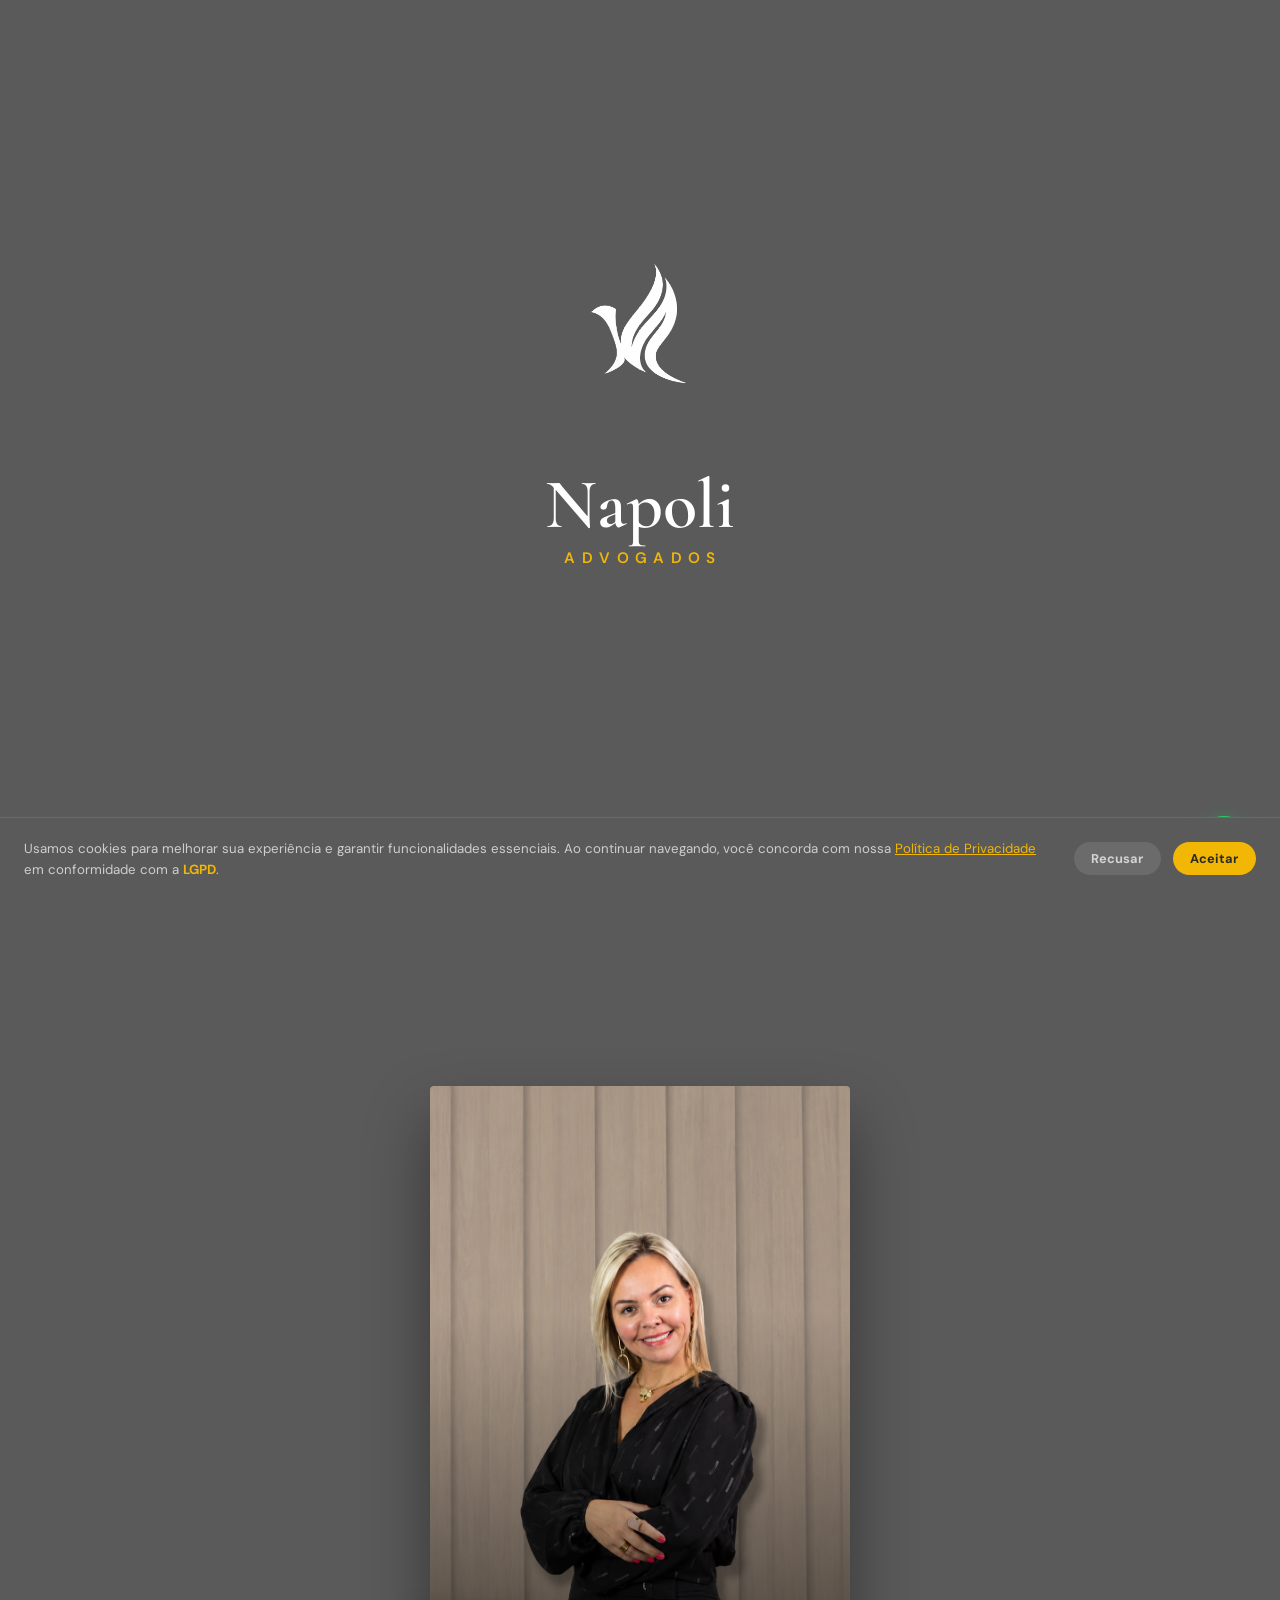
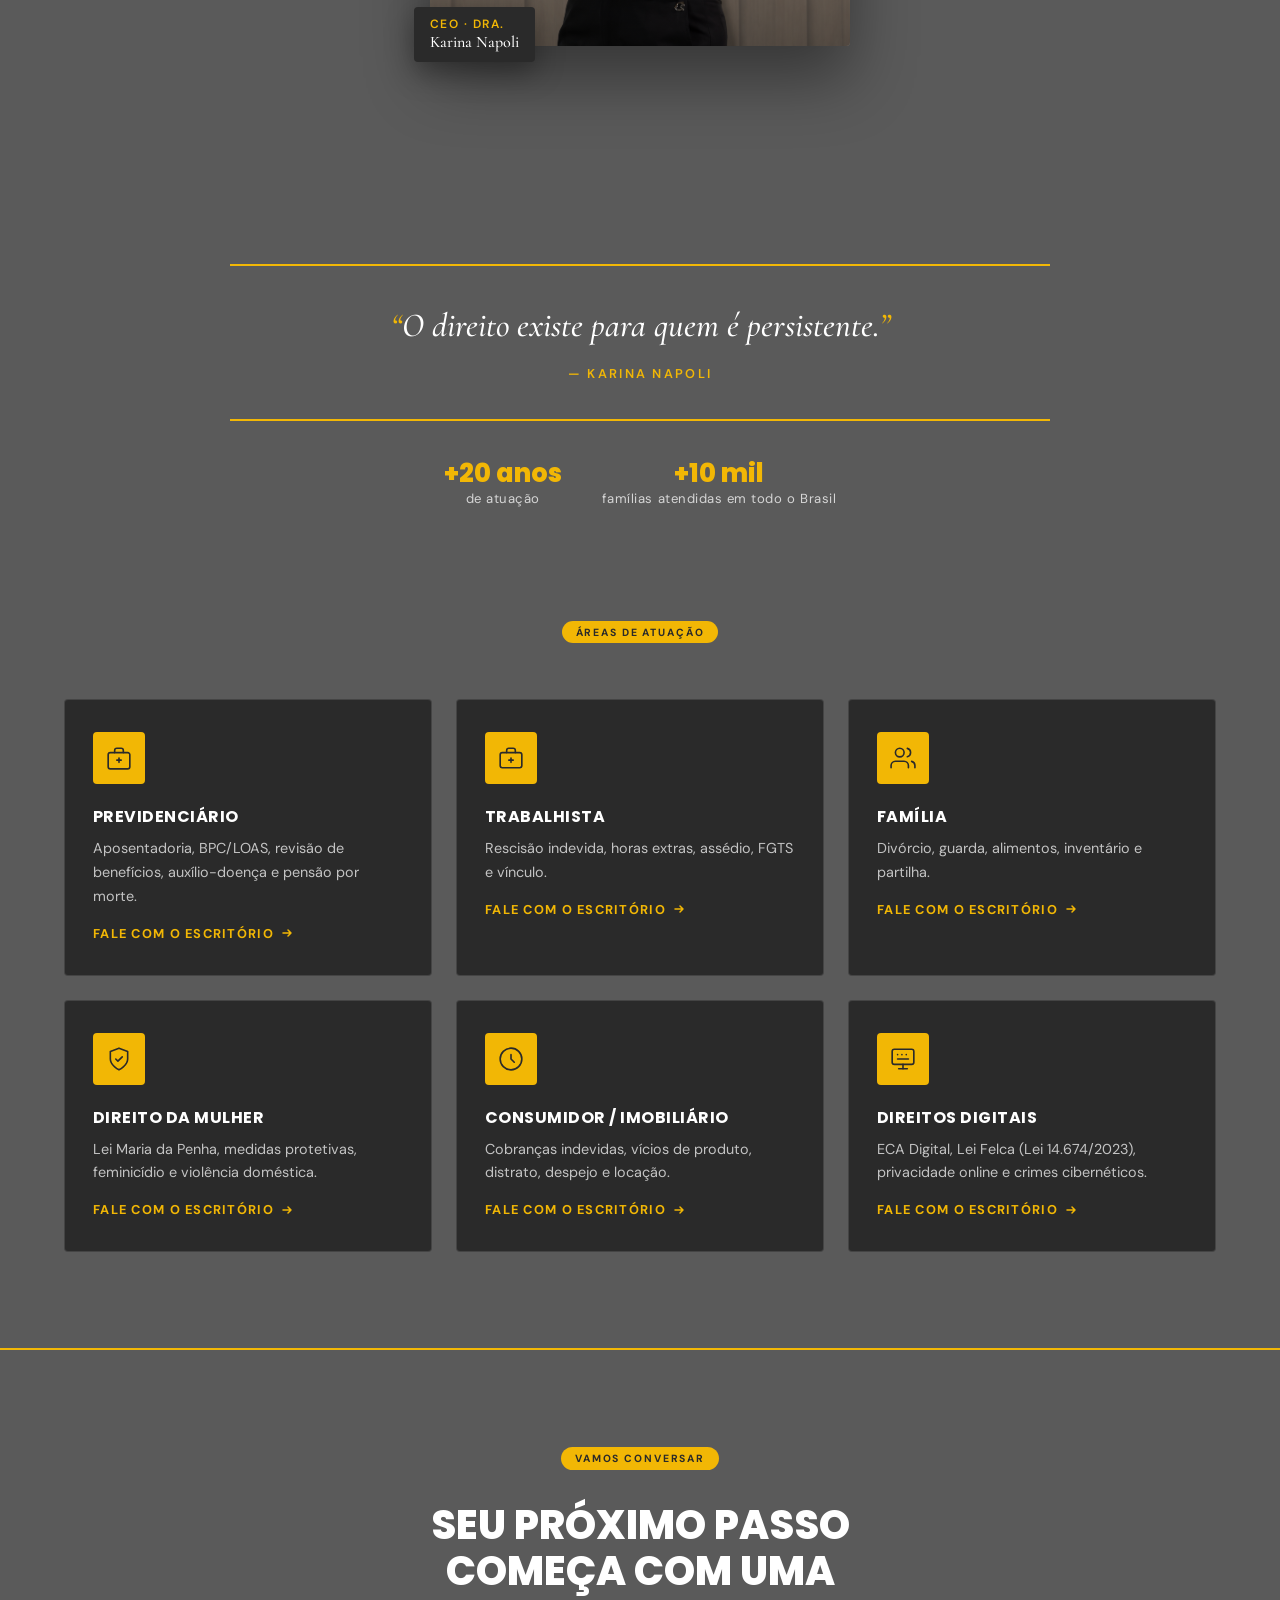
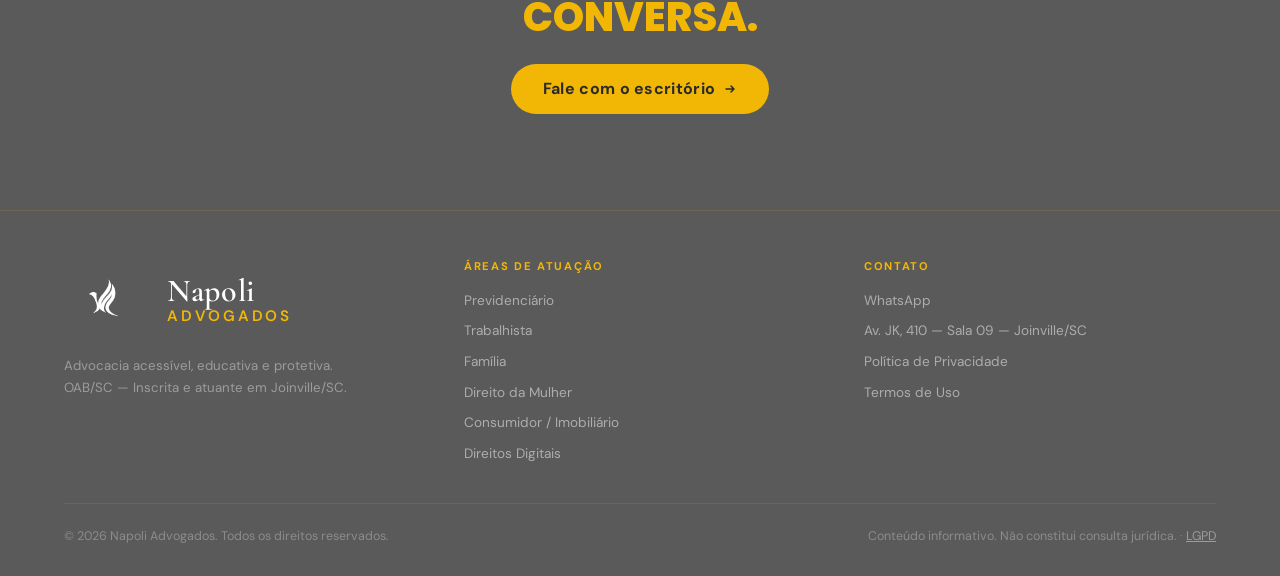
<file: index.html>
<!DOCTYPE html>
<html lang="pt-BR">
<head>
  <meta charset="UTF-8" />
  <meta name="viewport" content="width=device-width, initial-scale=1.0" />
  <title>Napoli Advogados — Advocacia em Joinville/SC</title>
  <meta name="description" content="Advocacia acessível, educativa e protetiva em Joinville/SC. Previdenciário, Trabalhista, Família, Direito da Mulher, Consumidor e Direitos Digitais." />
  <link rel="canonical" href="https://project-lc61i.vercel.app/" />
  <link rel="icon" href="assets/images/favicons/favicon.ico?v=2" sizes="any" />
  <link rel="icon" type="image/png" sizes="32x32" href="assets/images/favicons/favicon-32x32.png?v=2" />
  <link rel="icon" type="image/png" sizes="16x16" href="assets/images/favicons/favicon-16x16.png?v=2" />
  <link rel="icon" type="image/png" sizes="192x192" href="assets/images/favicons/favicon-192.png?v=2" />
  <link rel="apple-touch-icon" sizes="180x180" href="assets/images/favicons/apple-touch-icon.png?v=2" />
  <meta name="theme-color" content="#5A5A5A" />
  <meta property="og:type" content="website" />
  <meta property="og:locale" content="pt_BR" />
  <meta property="og:site_name" content="Napoli Advogados" />
  <meta property="og:title" content="Napoli Advogados — Advocacia em Joinville/SC" />
  <meta property="og:description" content="Advocacia acessível, educativa e protetiva em Joinville/SC. Previdenciário, Trabalhista, Família, Direito da Mulher, Consumidor e Direitos Digitais." />
  <meta property="og:url" content="https://project-lc61i.vercel.app/" />
  <meta property="og:image" content="https://project-lc61i.vercel.app/assets/images/favicons/apple-touch-icon.png" />
  <meta name="twitter:card" content="summary" />
  <link rel="preconnect" href="https://fonts.googleapis.com" />
  <link rel="preconnect" href="https://fonts.gstatic.com" crossorigin />
  <link href="https://fonts.googleapis.com/css2?family=Cormorant+Garamond:ital,wght@0,500;0,600;1,500&family=Poppins:wght@700;800&family=DM+Sans:wght@400;500;600&display=swap" rel="stylesheet" />
  <link rel="stylesheet" href="assets/css/styles.css" />
  <!-- sem JS o menu não teria como reaparecer ao rolar: devolve ele visível -->
  <noscript>
    <style>
      .header--auto-hide .navbar {
        transform: none;
        opacity: 1;
        pointer-events: auto;
      }
    </style>
  </noscript>
  <script type="application/ld+json">
  {
    "@context": "https://schema.org",
    "@type": "LegalService",
    "name": "Napoli Advogados",
    "description": "Advocacia acessível, educativa e protetiva em Joinville/SC.",
    "url": "https://project-lc61i.vercel.app/",
    "image": "https://project-lc61i.vercel.app/assets/images/favicons/apple-touch-icon.png",
    "telephone": "+55-47-99900-3325",
    "areaServed": "Joinville, SC",
    "address": {
      "@type": "PostalAddress",
      "streetAddress": "Av. Juscelino Kubitscheck, 410, Sala 09, Bloco B",
      "addressLocality": "Joinville",
      "addressRegion": "SC",
      "addressCountry": "BR"
    },
    "openingHours": ["Mo-Fr 09:00-12:00", "Mo-Fr 13:00-18:00"],
    "sameAs": ["https://www.instagram.com/"]
  }
  </script>
</head>
<body>

  <a href="#main" class="skip-link">Pular para o conteúdo</a>
  <!-- ══════════ NAVBAR ══════════ -->
  <!-- header--auto-hide: só na home. O menu fica oculto sobre a intro e
       aparece quando a pessoa começa a descer (ver script.js). -->
  <header class="header--auto-hide" id="site-header">
    <nav class="navbar" aria-label="Navegação principal">
      <a href="/" class="navbar__logo" aria-label="Napoli Advogados — Página inicial">
        <img src="assets/images/logo-icone.png" alt="Napoli Advogados" height="58" style="height:58px;width:auto;display:block;" />
        <span class="navbar__logo-text">
          <span class="navbar__logo-name">Napoli</span>
          <span class="navbar__logo-sub">Advogados</span>
        </span>
      </a>
      <button class="navbar__toggle" aria-label="Abrir menu" aria-expanded="false" aria-controls="nav-wrap" id="nav-toggle">
        <span></span><span></span><span></span>
      </button>
      <div class="navbar__nav-wrap" id="nav-wrap">
        <ul class="navbar__nav" role="list">
          <li><a href="/" aria-current="page" class="active">Início</a></li>
          <li><a href="/sobre">Sobre</a></li>
          <li><a href="/localizacao">Localização</a></li>
          <li><a href="/contato">Contato</a></li>
        </ul>
        <a href="/contato" class="btn-cta">
          Fale conosco
          <svg width="14" height="14" viewBox="0 0 14 14" fill="none" aria-hidden="true"><path d="M3 7h8M8 4l3 3-3 3" stroke="currentColor" stroke-width="1.5" stroke-linecap="round" stroke-linejoin="round"/></svg>
        </a>
      </div>
    </nav>
  </header>

  <main id="main">
    <!-- ══════════ INTRO — LOGO CENTRALIZADA ══════════ -->
    <section class="hero-intro" aria-label="Abertura">
      <h1 class="hero-intro__logo">
        <img
          src="assets/images/logo-icone.png"
          alt=""
          width="300"
          height="300"
          loading="eager"
          fetchpriority="high"
          aria-hidden="true"
        />
        <span class="hero-intro__name">Napoli</span>
        <span class="hero-intro__sub">Advogados</span>
      </h1>

      <a href="#hero-foto" class="hero-intro__scroll" aria-label="Rolar para o conteúdo">
        <span class="hero-intro__scroll-label">role para conhecer</span>
        <svg width="18" height="18" viewBox="0 0 24 24" fill="none" aria-hidden="true">
          <path d="M12 5v14M6 13l6 6 6-6" stroke="currentColor" stroke-width="1.5"
                stroke-linecap="round" stroke-linejoin="round"/>
        </svg>
      </a>
    </section>

<section class="hero" id="hero-foto" aria-label="Dra. Karina Napoli">
      <div class="hero__bg-dots" aria-hidden="true"></div>
      <div class="hero__orb hero__orb--1" aria-hidden="true"></div>
      <div class="hero__orb hero__orb--2" aria-hidden="true"></div>

      <div class="hero__inner">
        <div class="hero__photo-wrap reveal">
          <div class="hero__photo-frame">
            <img
              src="assets/images/karina-napoli-foto.png"
              alt="Dra. Karina Napoli, advogada"
              width="600"
              height="800"
              loading="eager"
            />
            <div class="hero__photo-overlay" aria-hidden="true"></div>
          </div>
          <div class="hero__photo-badge">
            <p>CEO · Dra.</p>
            <span>Karina Napoli</span>
          </div>
        </div>
      </div>

      <!-- Signature gold curve -->
      <div class="hero__curve" aria-hidden="true">
        <svg class="curve-divider" viewBox="0 0 1440 80" preserveAspectRatio="none">
          <path class="signature-path" d="M0,40 C240,80 480,0 720,40 C960,80 1200,0 1440,40 L1440,80 L0,80 Z"
                fill="rgba(235,198,46,0.05)" stroke="none"/>
          <path class="signature-path" d="M0,40 C240,80 480,0 720,40 C960,80 1200,0 1440,40"
                fill="none" stroke="#EBC62E" stroke-width="1.2" opacity="0.4"
                style="animation-delay:.9s"/>
          <path d="M0,60 C360,80 720,40 1080,60 C1260,70 1380,55 1440,50 L1440,80 L0,80 Z"
                fill="var(--off-white)"/>
        </svg>
      </div>
    </section>
<section class="intro-strip" aria-label="Citação e trajetória">
      <div class="container">
        <div class="intro-quote reveal">
          <blockquote>
            <span class="q-mark" aria-hidden="true">“</span>O direito existe para quem é persistente.<span class="q-mark" aria-hidden="true">”</span>
            <cite>— Karina Napoli</cite>
          </blockquote>
        </div>

        <!-- Bloco de trajetória / tempo de mercado — baseado no rascunho da Karina. -->
        <div class="intro-history reveal">
          <div class="intro-history__item">
            <strong>+20 anos</strong>
            <span>de atuação</span>
          </div>
          <div class="intro-history__item">
            <strong>+10 mil</strong>
            <span>famílias atendidas em todo o Brasil</span>
          </div>
        </div>
      </div>
    </section>
<section class="areas" id="areas" aria-labelledby="areas-title">
      <div class="container">
        <div class="areas__head reveal">
          <h2 class="section-label" id="areas-title">Áreas de Atuação</h2>
        </div>

        <div class="areas__grid">

          <article class="area-card reveal">
            <div class="area-card__icon" aria-hidden="true">
              <svg viewBox="0 0 24 24"><path d="M20 7H4C2.9 7 2 7.9 2 9v11c0 1.1.9 2 2 2h16c1.1 0 2-.9 2-2V9c0-1.1-.9-2-2-2z"/><path d="M16 7V5a2 2 0 00-2-2h-4a2 2 0 00-2 2v2"/><line x1="12" y1="12" x2="12" y2="16"/><line x1="10" y1="14" x2="14" y2="14"/></svg>
            </div>
            <h3 class="area-card__title">Previdenciário</h3>
            <p class="area-card__desc">Aposentadoria, BPC/LOAS, revisão de benefícios, auxílio-doença e pensão por morte.</p>
            <a href="https://www.instagram.com/p/DZVb6u3xHnd/" class="area-card__link" target="_blank" rel="noopener noreferrer" aria-label="Ver publicação sobre Previdenciário no Instagram">
              <span class="area-card__link-label">Fale com o escritório</span>
              <svg width="14" height="14" viewBox="0 0 14 14" fill="none" aria-hidden="true"><path d="M3 7h8M8 4l3 3-3 3" stroke="currentColor" stroke-width="1.5" stroke-linecap="round" stroke-linejoin="round"/></svg>
            </a>
          </article>

          <article class="area-card reveal">
            <div class="area-card__icon" aria-hidden="true">
              <svg viewBox="0 0 24 24"><rect x="2" y="7" width="20" height="14" rx="2"/><path d="M16 7V5a2 2 0 00-2-2h-4a2 2 0 00-2 2v2"/><path d="M12 12v4"/><path d="M10 14h4"/></svg>
            </div>
            <h3 class="area-card__title">Trabalhista</h3>
            <p class="area-card__desc">Rescisão indevida, horas extras, assédio, FGTS e vínculo.</p>
            <a href="https://www.instagram.com/p/DaV6LTcGHap/" class="area-card__link" target="_blank" rel="noopener noreferrer" aria-label="Ver publicação sobre Trabalhista no Instagram">
              <span class="area-card__link-label">Fale com o escritório</span>
              <svg width="14" height="14" viewBox="0 0 14 14" fill="none" aria-hidden="true"><path d="M3 7h8M8 4l3 3-3 3" stroke="currentColor" stroke-width="1.5" stroke-linecap="round" stroke-linejoin="round"/></svg>
            </a>
          </article>

          <article class="area-card reveal">
            <div class="area-card__icon" aria-hidden="true">
              <svg viewBox="0 0 24 24"><path d="M17 21v-2a4 4 0 00-4-4H5a4 4 0 00-4 4v2"/><circle cx="9" cy="7" r="4"/><path d="M23 21v-2a4 4 0 00-3-3.87"/><path d="M16 3.13a4 4 0 010 7.75"/></svg>
            </div>
            <h3 class="area-card__title">Família</h3>
            <p class="area-card__desc">Divórcio, guarda, alimentos, inventário e partilha.</p>
            <a href="https://www.instagram.com/p/DZ-22b6hetA/" class="area-card__link" target="_blank" rel="noopener noreferrer" aria-label="Ver publicação sobre Família no Instagram">
              <span class="area-card__link-label">Fale com o escritório</span>
              <svg width="14" height="14" viewBox="0 0 14 14" fill="none" aria-hidden="true"><path d="M3 7h8M8 4l3 3-3 3" stroke="currentColor" stroke-width="1.5" stroke-linecap="round" stroke-linejoin="round"/></svg>
            </a>
          </article>

          <article class="area-card reveal">
            <div class="area-card__icon" aria-hidden="true">
              <svg viewBox="0 0 24 24"><path d="M12 22s8-4 8-10V5l-8-3-8 3v7c0 6 8 10 8 10z"/><path d="M9 12l2 2 4-4"/></svg>
            </div>
            <h3 class="area-card__title">Direito da Mulher</h3>
            <p class="area-card__desc">Lei Maria da Penha, medidas protetivas, feminicídio e violência doméstica.</p>
            <a href="/contato" class="area-card__link" aria-label="Fale com o escritório sobre Direito da Mulher">
              <span class="area-card__link-label">Fale com o escritório</span>
              <svg width="14" height="14" viewBox="0 0 14 14" fill="none" aria-hidden="true"><path d="M3 7h8M8 4l3 3-3 3" stroke="currentColor" stroke-width="1.5" stroke-linecap="round" stroke-linejoin="round"/></svg>
            </a>
          </article>

          <article class="area-card reveal">
            <div class="area-card__icon" aria-hidden="true">
              <svg viewBox="0 0 24 24"><circle cx="12" cy="12" r="10"/><path d="M12 8v4l3 3"/></svg>
            </div>
            <h3 class="area-card__title">Consumidor / Imobiliário</h3>
            <p class="area-card__desc">Cobranças indevidas, vícios de produto, distrato, despejo e locação.</p>
            <a href="/contato" class="area-card__link" aria-label="Fale com o escritório sobre Consumidor e Imobiliário">
              <span class="area-card__link-label">Fale com o escritório</span>
              <svg width="14" height="14" viewBox="0 0 14 14" fill="none" aria-hidden="true"><path d="M3 7h8M8 4l3 3-3 3" stroke="currentColor" stroke-width="1.5" stroke-linecap="round" stroke-linejoin="round"/></svg>
            </a>
          </article>

          <article class="area-card reveal">
            <div class="area-card__icon" aria-hidden="true">
              <svg viewBox="0 0 24 24"><rect x="2" y="3" width="20" height="14" rx="2"/><path d="M8 21h8"/><path d="M12 17v4"/><path d="M7 8h.01M11 8h.01M15 8h.01M7 12h10"/></svg>
            </div>
            <h3 class="area-card__title">Direitos Digitais</h3>
            <p class="area-card__desc">ECA Digital, Lei Felca (Lei 14.674/2023), privacidade online e crimes cibernéticos.</p>
            <a href="/contato" class="area-card__link" aria-label="Fale com o escritório sobre Direitos Digitais">
              <span class="area-card__link-label">Fale com o escritório</span>
              <svg width="14" height="14" viewBox="0 0 14 14" fill="none" aria-hidden="true"><path d="M3 7h8M8 4l3 3-3 3" stroke="currentColor" stroke-width="1.5" stroke-linecap="round" stroke-linejoin="round"/></svg>
            </a>
          </article>

        </div>
      </div>
    </section>

    <!-- ══════════ CTA HOME → CONTATO ══════════ -->
    <section class="cta-final" aria-labelledby="home-cta-title">
      <div class="container">
        <div class="cta-final__inner reveal">
          <span class="section-label">Vamos Conversar</span>
          <h2 class="cta-final__title" id="home-cta-title">
            Seu próximo passo<br/>
            começa com uma<br/>
            <em>conversa.</em>
          </h2>
          <a href="/contato" class="btn-cta" style="font-size:1rem;padding:.9rem 2rem">
            Fale com o escritório
            <svg width="14" height="14" viewBox="0 0 14 14" fill="none" aria-hidden="true"><path d="M3 7h8M8 4l3 3-3 3" stroke="currentColor" stroke-width="1.5" stroke-linecap="round" stroke-linejoin="round"/></svg>
          </a>
        </div>
      </div>
    </section>
  </main>

  <!-- ══════════ FOOTER ══════════ -->
  <footer aria-label="Rodapé">
    <div class="container">
      <div class="footer__inner">
        <div class="footer__brand">
          <a href="/" class="footer__brand-logo" aria-label="Napoli Advogados">
            <img src="assets/images/logo-icone.png" alt="Napoli Advogados" height="80" style="height:80px;width:auto;display:block;" />
            <span class="navbar__logo-text" style="margin-left:.85rem">
              <span class="navbar__logo-name" style="font-size:2rem">Napoli</span>
              <span class="navbar__logo-sub" style="font-size:.95rem">Advogados</span>
            </span>
          </a>
          <p class="footer__brand-desc">
            Advocacia acessível, educativa e protetiva.<br/>
            OAB/SC — Inscrita e atuante em Joinville/SC.
          </p>
        </div>

        <nav aria-label="Links do rodapé">
          <div class="footer__col">
            <h4>Áreas de Atuação</h4>
            <ul class="footer__links" role="list">
              <li><a href="/#areas">Previdenciário</a></li>
              <li><a href="/#areas">Trabalhista</a></li>
              <li><a href="/#areas">Família</a></li>
              <li><a href="/#areas">Direito da Mulher</a></li>
              <li><a href="/#areas">Consumidor / Imobiliário</a></li>
              <li><a href="/#areas">Direitos Digitais</a></li>
            </ul>
          </div>
        </nav>

        <div class="footer__col">
          <h4>Contato</h4>
          <ul class="footer__links" role="list">
            <li><a href="https://wa.me/5547999003325" target="_blank" rel="noopener noreferrer">WhatsApp</a></li>
            <li><a href="/localizacao">Av. JK, 410 — Sala 09 — Joinville/SC</a></li>
            <li><a href="#" aria-label="Política de Privacidade">Política de Privacidade</a></li>
            <li><a href="#" aria-label="Termos de Uso">Termos de Uso</a></li>
          </ul>
        </div>
      </div>

      <div class="footer__bottom">
        <p>© 2026 Napoli Advogados. Todos os direitos reservados.</p>
        <p>
          Conteúdo informativo. Não constitui consulta jurídica. ·
          <a href="#">LGPD</a>
        </p>
      </div>
    </div>
  </footer>

  <!-- ══════════ FLOATING WHATSAPP ══════════ -->
  <a
    href="https://wa.me/5547999003325?text=Ol%C3%A1%2C%20gostaria%20de%20agendar%20uma%20consulta."
    class="float-wa"
    target="_blank"
    rel="noopener noreferrer"
    aria-label="Falar no WhatsApp"
  >
    <svg viewBox="0 0 24 24" aria-hidden="true">
      <path d="M17.472 14.382c-.297-.149-1.758-.867-2.03-.967-.273-.099-.471-.148-.67.15-.197.297-.767.966-.94 1.164-.173.199-.347.223-.644.075-.297-.15-1.255-.463-2.39-1.475-.883-.788-1.48-1.761-1.653-2.059-.173-.297-.018-.458.13-.606.134-.133.298-.347.446-.52.149-.174.198-.298.298-.497.099-.198.05-.371-.025-.52-.075-.149-.669-1.612-.916-2.207-.242-.579-.487-.5-.669-.51-.173-.008-.371-.01-.57-.01-.198 0-.52.074-.792.372-.272.297-1.04 1.016-1.04 2.479 0 1.462 1.065 2.875 1.213 3.074.149.198 2.096 3.2 5.077 4.487.709.306 1.262.489 1.694.625.712.227 1.36.195 1.871.118.571-.085 1.758-.719 2.006-1.413.248-.694.248-1.289.173-1.413-.074-.124-.272-.198-.57-.347m-5.421 7.403h-.004a9.87 9.87 0 01-5.031-1.378l-.361-.214-3.741.982.998-3.648-.235-.374a9.86 9.86 0 01-1.51-5.26c.001-5.45 4.436-9.884 9.888-9.884 2.64 0 5.122 1.03 6.988 2.898a9.825 9.825 0 012.893 6.994c-.003 5.45-4.437 9.884-9.885 9.884m8.413-18.297A11.815 11.815 0 0012.05 0C5.495 0 .16 5.335.157 11.892c0 2.096.547 4.142 1.588 5.945L.057 24l6.305-1.654a11.882 11.882 0 005.683 1.448h.005c6.554 0 11.89-5.335 11.893-11.893a11.821 11.821 0 00-3.48-8.413z"/>
    </svg>
  </a>

  <!-- ══════════ COOKIE BANNER ══════════ -->
  <div class="cookie-banner" id="cookie-banner" role="region" aria-label="Aviso de cookies">
    <p>
      Usamos cookies para melhorar sua experiência e garantir funcionalidades essenciais.
      Ao continuar navegando, você concorda com nossa
      <a href="#" aria-label="Política de Privacidade">Política de Privacidade</a>
      em conformidade com a <strong style="color:var(--gold-300)">LGPD</strong>.
    </p>
    <div class="cookie-banner__actions">
      <button class="btn-cookie btn-cookie--deny" id="cookie-deny">Recusar</button>
      <button class="btn-cookie btn-cookie--accept" id="cookie-accept">Aceitar</button>
    </div>
  </div>

  <script src="assets/js/script.js" defer></script>

</body>
</html>
</file>
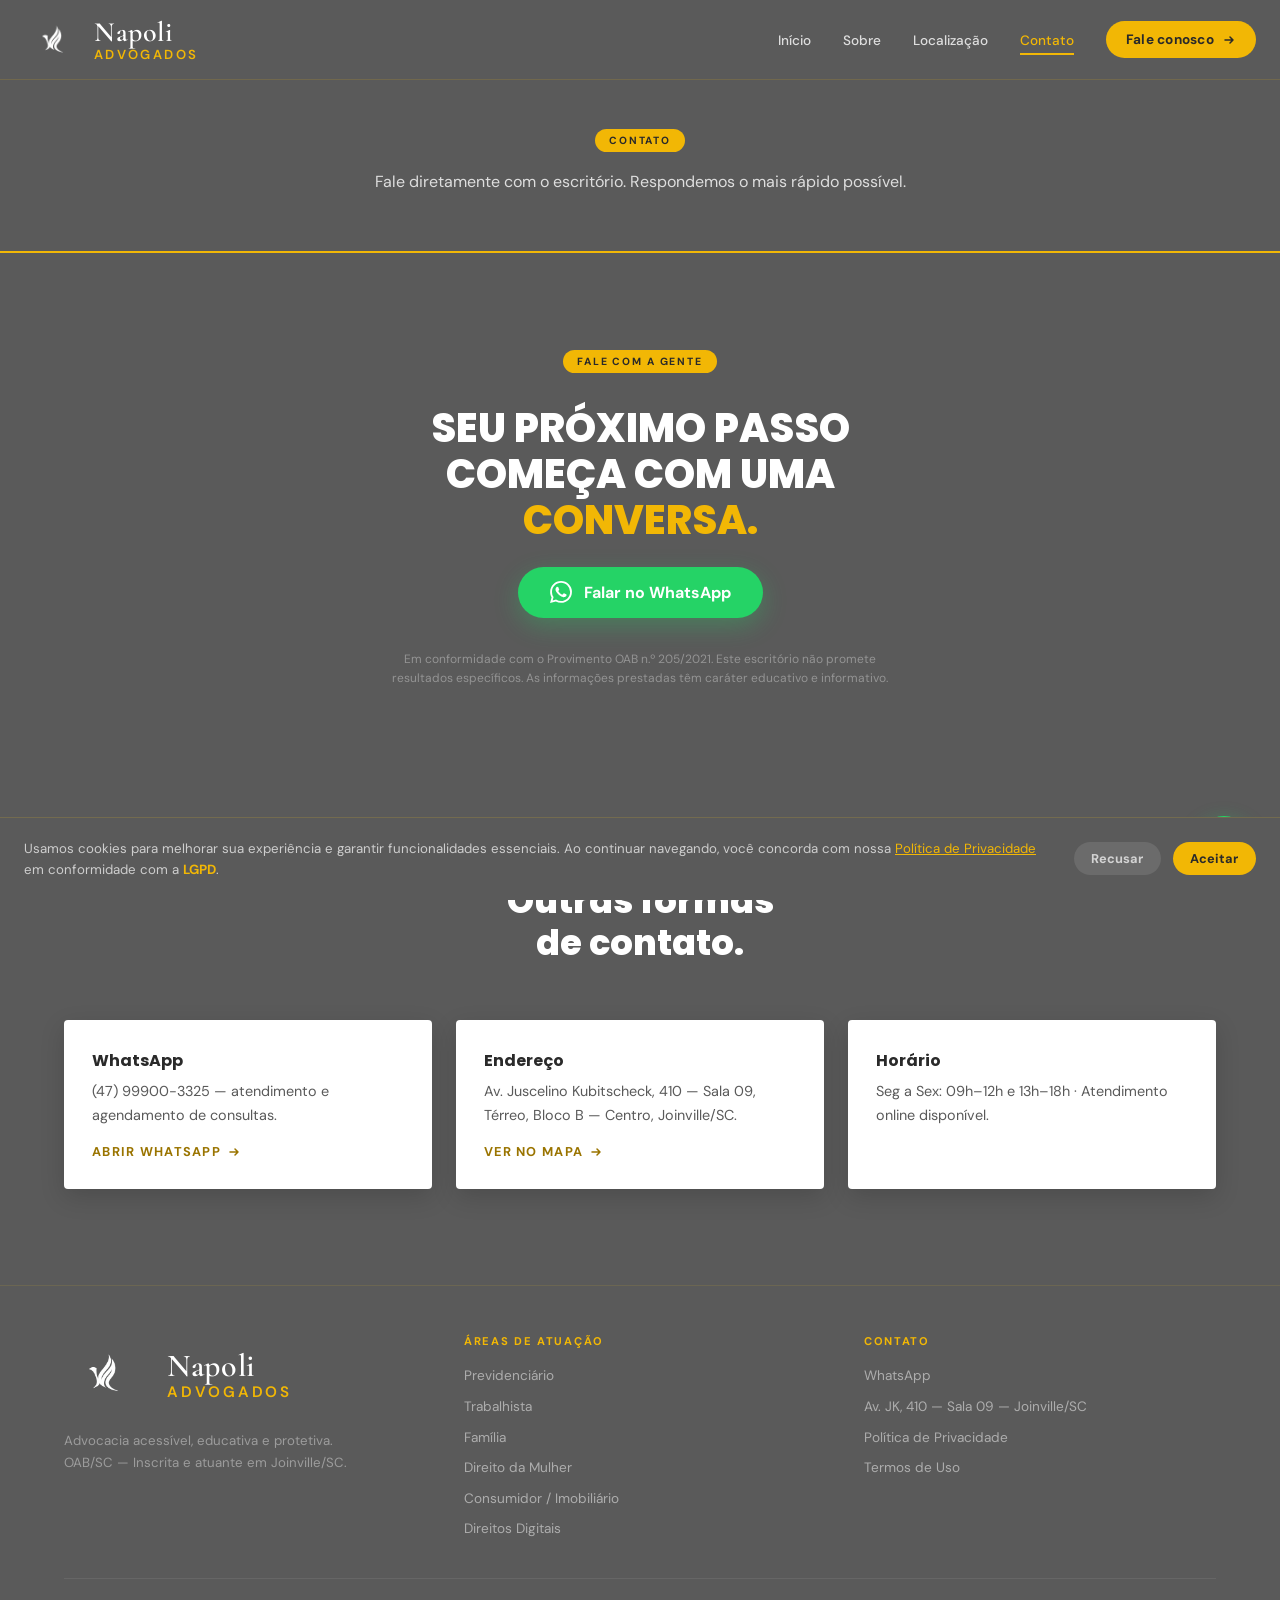
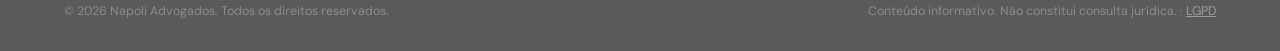
<file: contato.html>
<!DOCTYPE html>
<html lang="pt-BR">
<head>
  <meta charset="UTF-8" />
  <meta name="viewport" content="width=device-width, initial-scale=1.0" />
  <title>Contato — Napoli Advogados | Fale Conosco</title>
  <meta name="description" content="Entre em contato com a Napoli Advogados em Joinville/SC. Fale pelo WhatsApp, veja o endereço e os horários de atendimento." />
  <link rel="canonical" href="https://project-lc61i.vercel.app/contato" />
  <link rel="icon" href="assets/images/favicons/favicon.ico?v=2" sizes="any" />
  <link rel="icon" type="image/png" sizes="32x32" href="assets/images/favicons/favicon-32x32.png?v=2" />
  <link rel="icon" type="image/png" sizes="16x16" href="assets/images/favicons/favicon-16x16.png?v=2" />
  <link rel="icon" type="image/png" sizes="192x192" href="assets/images/favicons/favicon-192.png?v=2" />
  <link rel="apple-touch-icon" sizes="180x180" href="assets/images/favicons/apple-touch-icon.png?v=2" />
  <meta name="theme-color" content="#5A5A5A" />
  <meta property="og:type" content="website" />
  <meta property="og:locale" content="pt_BR" />
  <meta property="og:site_name" content="Napoli Advogados" />
  <meta property="og:title" content="Contato — Napoli Advogados | Fale Conosco" />
  <meta property="og:description" content="Entre em contato com a Napoli Advogados em Joinville/SC. Fale pelo WhatsApp, veja o endereço e os horários de atendimento." />
  <meta property="og:url" content="https://project-lc61i.vercel.app/contato" />
  <meta property="og:image" content="https://project-lc61i.vercel.app/assets/images/favicons/apple-touch-icon.png" />
  <meta name="twitter:card" content="summary" />
  <link rel="preconnect" href="https://fonts.googleapis.com" />
  <link rel="preconnect" href="https://fonts.gstatic.com" crossorigin />
  <link href="https://fonts.googleapis.com/css2?family=Cormorant+Garamond:ital,wght@0,500;0,600;1,500&family=Poppins:wght@700;800&family=DM+Sans:wght@400;500;600&display=swap" rel="stylesheet" />
  <link rel="stylesheet" href="assets/css/styles.css" />
</head>
<body>

  <a href="#main" class="skip-link">Pular para o conteúdo</a>
  <!-- ══════════ NAVBAR ══════════ -->
  <header>
    <nav class="navbar" aria-label="Navegação principal">
      <a href="/" class="navbar__logo" aria-label="Napoli Advogados — Página inicial">
        <img src="assets/images/logo-icone.png" alt="Napoli Advogados" height="58" style="height:58px;width:auto;display:block;" />
        <span class="navbar__logo-text">
          <span class="navbar__logo-name">Napoli</span>
          <span class="navbar__logo-sub">Advogados</span>
        </span>
      </a>
      <button class="navbar__toggle" aria-label="Abrir menu" aria-expanded="false" aria-controls="nav-wrap" id="nav-toggle">
        <span></span><span></span><span></span>
      </button>
      <div class="navbar__nav-wrap" id="nav-wrap">
        <ul class="navbar__nav" role="list">
          <li><a href="/">Início</a></li>
          <li><a href="/sobre">Sobre</a></li>
          <li><a href="/localizacao">Localização</a></li>
          <li><a href="/contato" aria-current="page" class="active">Contato</a></li>
        </ul>
        <a href="/contato" class="btn-cta">
          Fale conosco
          <svg width="14" height="14" viewBox="0 0 14 14" fill="none" aria-hidden="true"><path d="M3 7h8M8 4l3 3-3 3" stroke="currentColor" stroke-width="1.5" stroke-linecap="round" stroke-linejoin="round"/></svg>
        </a>
      </div>
    </nav>
  </header>

  <main id="main">

    <!-- ══════════ PAGE HEADER ══════════ -->
    <section class="intro-strip" aria-label="Contato" style="padding:8rem 0 0">
      <div class="container">
        <div class="areas__head reveal">
          <span class="section-label">Contato</span>
          <p class="section-desc" style="margin:0 auto">Fale diretamente com o escritório. Respondemos o mais rápido possível.</p>
        </div>
      </div>
    </section>
<section class="cta-final" id="contato" aria-labelledby="cta-title">
      <div class="container">
        <div class="cta-final__inner reveal">
          <span class="section-label">Fale com a Gente</span>
          <h1 class="cta-final__title" id="cta-title">
            Seu próximo passo<br/>
            começa com uma<br/>
            <em>conversa.</em>
          </h1>
          <a
            href="https://wa.me/5547999003325?text=Ol%C3%A1%2C%20gostaria%20de%20agendar%20uma%20consulta%20com%20a%20Dra.%20Karina%20Nap%C3%B3li."
            class="btn-whatsapp"
            target="_blank"
            rel="noopener noreferrer"
            aria-label="Entrar em contato via WhatsApp"
          >
            <svg viewBox="0 0 24 24" aria-hidden="true">
              <path d="M17.472 14.382c-.297-.149-1.758-.867-2.03-.967-.273-.099-.471-.148-.67.15-.197.297-.767.966-.94 1.164-.173.199-.347.223-.644.075-.297-.15-1.255-.463-2.39-1.475-.883-.788-1.48-1.761-1.653-2.059-.173-.297-.018-.458.13-.606.134-.133.298-.347.446-.52.149-.174.198-.298.298-.497.099-.198.05-.371-.025-.52-.075-.149-.669-1.612-.916-2.207-.242-.579-.487-.5-.669-.51-.173-.008-.371-.01-.57-.01-.198 0-.52.074-.792.372-.272.297-1.04 1.016-1.04 2.479 0 1.462 1.065 2.875 1.213 3.074.149.198 2.096 3.2 5.077 4.487.709.306 1.262.489 1.694.625.712.227 1.36.195 1.871.118.571-.085 1.758-.719 2.006-1.413.248-.694.248-1.289.173-1.413-.074-.124-.272-.198-.57-.347m-5.421 7.403h-.004a9.87 9.87 0 01-5.031-1.378l-.361-.214-3.741.982.998-3.648-.235-.374a9.86 9.86 0 01-1.51-5.26c.001-5.45 4.436-9.884 9.888-9.884 2.64 0 5.122 1.03 6.988 2.898a9.825 9.825 0 012.893 6.994c-.003 5.45-4.437 9.884-9.885 9.884m8.413-18.297A11.815 11.815 0 0012.05 0C5.495 0 .16 5.335.157 11.892c0 2.096.547 4.142 1.588 5.945L.057 24l6.305-1.654a11.882 11.882 0 005.683 1.448h.005c6.554 0 11.89-5.335 11.893-11.893a11.821 11.821 0 00-3.48-8.413z"/>
            </svg>
            Falar no WhatsApp
          </a>
          <p class="cta-final__oab">
            Em conformidade com o Provimento OAB n.º 205/2021. Este escritório não promete resultados específicos. As informações prestadas têm caráter educativo e informativo.
          </p>
        </div>
      </div>
    </section>
    <!-- ══════════ DADOS DE CONTATO ══════════ -->
    <section class="localizacao" aria-labelledby="contato-dados-title">
      <div class="container">
        <div class="areas__head reveal"><h2 class="section-title" id="contato-dados-title">Outras formas<br/>de contato.</h2></div>
        <div class="depoimentos__grid" style="margin-top:2.5rem">
          <article class="depo-card reveal">
            <div class="depo-card__name" style="font-size:1rem;margin-bottom:.4rem">WhatsApp</div>
            <p class="depo-card__text">(47) 99900-3325 — atendimento e agendamento de consultas.</p>
            <a href="https://wa.me/5547999003325?text=Ol%C3%A1%2C%20gostaria%20de%20agendar%20uma%20consulta." class="area-card__link" target="_blank" rel="noopener noreferrer" style="color:#9a7400">Abrir WhatsApp <svg width="14" height="14" viewBox="0 0 14 14" fill="none" aria-hidden="true"><path d="M3 7h8M8 4l3 3-3 3" stroke="currentColor" stroke-width="1.5" stroke-linecap="round" stroke-linejoin="round"/></svg></a>
          </article>
          <article class="depo-card reveal">
            <div class="depo-card__name" style="font-size:1rem;margin-bottom:.4rem">Endereço</div>
            <p class="depo-card__text">Av. Juscelino Kubitscheck, 410 — Sala 09, Térreo, Bloco B — Centro, Joinville/SC.</p>
            <a href="/localizacao" class="area-card__link" style="color:#9a7400">Ver no mapa <svg width="14" height="14" viewBox="0 0 14 14" fill="none" aria-hidden="true"><path d="M3 7h8M8 4l3 3-3 3" stroke="currentColor" stroke-width="1.5" stroke-linecap="round" stroke-linejoin="round"/></svg></a>
          </article>
          <article class="depo-card reveal">
            <div class="depo-card__name" style="font-size:1rem;margin-bottom:.4rem">Horário</div>
            <p class="depo-card__text">Seg a Sex: 09h–12h e 13h–18h · Atendimento online disponível.</p>
          </article>
        </div>
      </div>
    </section>
  </main>

  <!-- ══════════ FOOTER ══════════ -->
  <footer aria-label="Rodapé">
    <div class="container">
      <div class="footer__inner">
        <div class="footer__brand">
          <a href="/" class="footer__brand-logo" aria-label="Napoli Advogados">
            <img src="assets/images/logo-icone.png" alt="Napoli Advogados" height="80" style="height:80px;width:auto;display:block;" />
            <span class="navbar__logo-text" style="margin-left:.85rem">
              <span class="navbar__logo-name" style="font-size:2rem">Napoli</span>
              <span class="navbar__logo-sub" style="font-size:.95rem">Advogados</span>
            </span>
          </a>
          <p class="footer__brand-desc">
            Advocacia acessível, educativa e protetiva.<br/>
            OAB/SC — Inscrita e atuante em Joinville/SC.
          </p>
        </div>

        <nav aria-label="Links do rodapé">
          <div class="footer__col">
            <h4>Áreas de Atuação</h4>
            <ul class="footer__links" role="list">
              <li><a href="/#areas">Previdenciário</a></li>
              <li><a href="/#areas">Trabalhista</a></li>
              <li><a href="/#areas">Família</a></li>
              <li><a href="/#areas">Direito da Mulher</a></li>
              <li><a href="/#areas">Consumidor / Imobiliário</a></li>
              <li><a href="/#areas">Direitos Digitais</a></li>
            </ul>
          </div>
        </nav>

        <div class="footer__col">
          <h4>Contato</h4>
          <ul class="footer__links" role="list">
            <li><a href="https://wa.me/5547999003325" target="_blank" rel="noopener noreferrer">WhatsApp</a></li>
            <li><a href="/localizacao">Av. JK, 410 — Sala 09 — Joinville/SC</a></li>
            <li><a href="#" aria-label="Política de Privacidade">Política de Privacidade</a></li>
            <li><a href="#" aria-label="Termos de Uso">Termos de Uso</a></li>
          </ul>
        </div>
      </div>

      <div class="footer__bottom">
        <p>© 2026 Napoli Advogados. Todos os direitos reservados.</p>
        <p>
          Conteúdo informativo. Não constitui consulta jurídica. ·
          <a href="#">LGPD</a>
        </p>
      </div>
    </div>
  </footer>

  <!-- ══════════ FLOATING WHATSAPP ══════════ -->
  <a
    href="https://wa.me/5547999003325?text=Ol%C3%A1%2C%20gostaria%20de%20agendar%20uma%20consulta."
    class="float-wa"
    target="_blank"
    rel="noopener noreferrer"
    aria-label="Falar no WhatsApp"
  >
    <svg viewBox="0 0 24 24" aria-hidden="true">
      <path d="M17.472 14.382c-.297-.149-1.758-.867-2.03-.967-.273-.099-.471-.148-.67.15-.197.297-.767.966-.94 1.164-.173.199-.347.223-.644.075-.297-.15-1.255-.463-2.39-1.475-.883-.788-1.48-1.761-1.653-2.059-.173-.297-.018-.458.13-.606.134-.133.298-.347.446-.52.149-.174.198-.298.298-.497.099-.198.05-.371-.025-.52-.075-.149-.669-1.612-.916-2.207-.242-.579-.487-.5-.669-.51-.173-.008-.371-.01-.57-.01-.198 0-.52.074-.792.372-.272.297-1.04 1.016-1.04 2.479 0 1.462 1.065 2.875 1.213 3.074.149.198 2.096 3.2 5.077 4.487.709.306 1.262.489 1.694.625.712.227 1.36.195 1.871.118.571-.085 1.758-.719 2.006-1.413.248-.694.248-1.289.173-1.413-.074-.124-.272-.198-.57-.347m-5.421 7.403h-.004a9.87 9.87 0 01-5.031-1.378l-.361-.214-3.741.982.998-3.648-.235-.374a9.86 9.86 0 01-1.51-5.26c.001-5.45 4.436-9.884 9.888-9.884 2.64 0 5.122 1.03 6.988 2.898a9.825 9.825 0 012.893 6.994c-.003 5.45-4.437 9.884-9.885 9.884m8.413-18.297A11.815 11.815 0 0012.05 0C5.495 0 .16 5.335.157 11.892c0 2.096.547 4.142 1.588 5.945L.057 24l6.305-1.654a11.882 11.882 0 005.683 1.448h.005c6.554 0 11.89-5.335 11.893-11.893a11.821 11.821 0 00-3.48-8.413z"/>
    </svg>
  </a>

  <!-- ══════════ COOKIE BANNER ══════════ -->
  <div class="cookie-banner" id="cookie-banner" role="region" aria-label="Aviso de cookies">
    <p>
      Usamos cookies para melhorar sua experiência e garantir funcionalidades essenciais.
      Ao continuar navegando, você concorda com nossa
      <a href="#" aria-label="Política de Privacidade">Política de Privacidade</a>
      em conformidade com a <strong style="color:var(--gold-300)">LGPD</strong>.
    </p>
    <div class="cookie-banner__actions">
      <button class="btn-cookie btn-cookie--deny" id="cookie-deny">Recusar</button>
      <button class="btn-cookie btn-cookie--accept" id="cookie-accept">Aceitar</button>
    </div>
  </div>

  <script src="assets/js/script.js" defer></script>

</body>
</html>
</file>
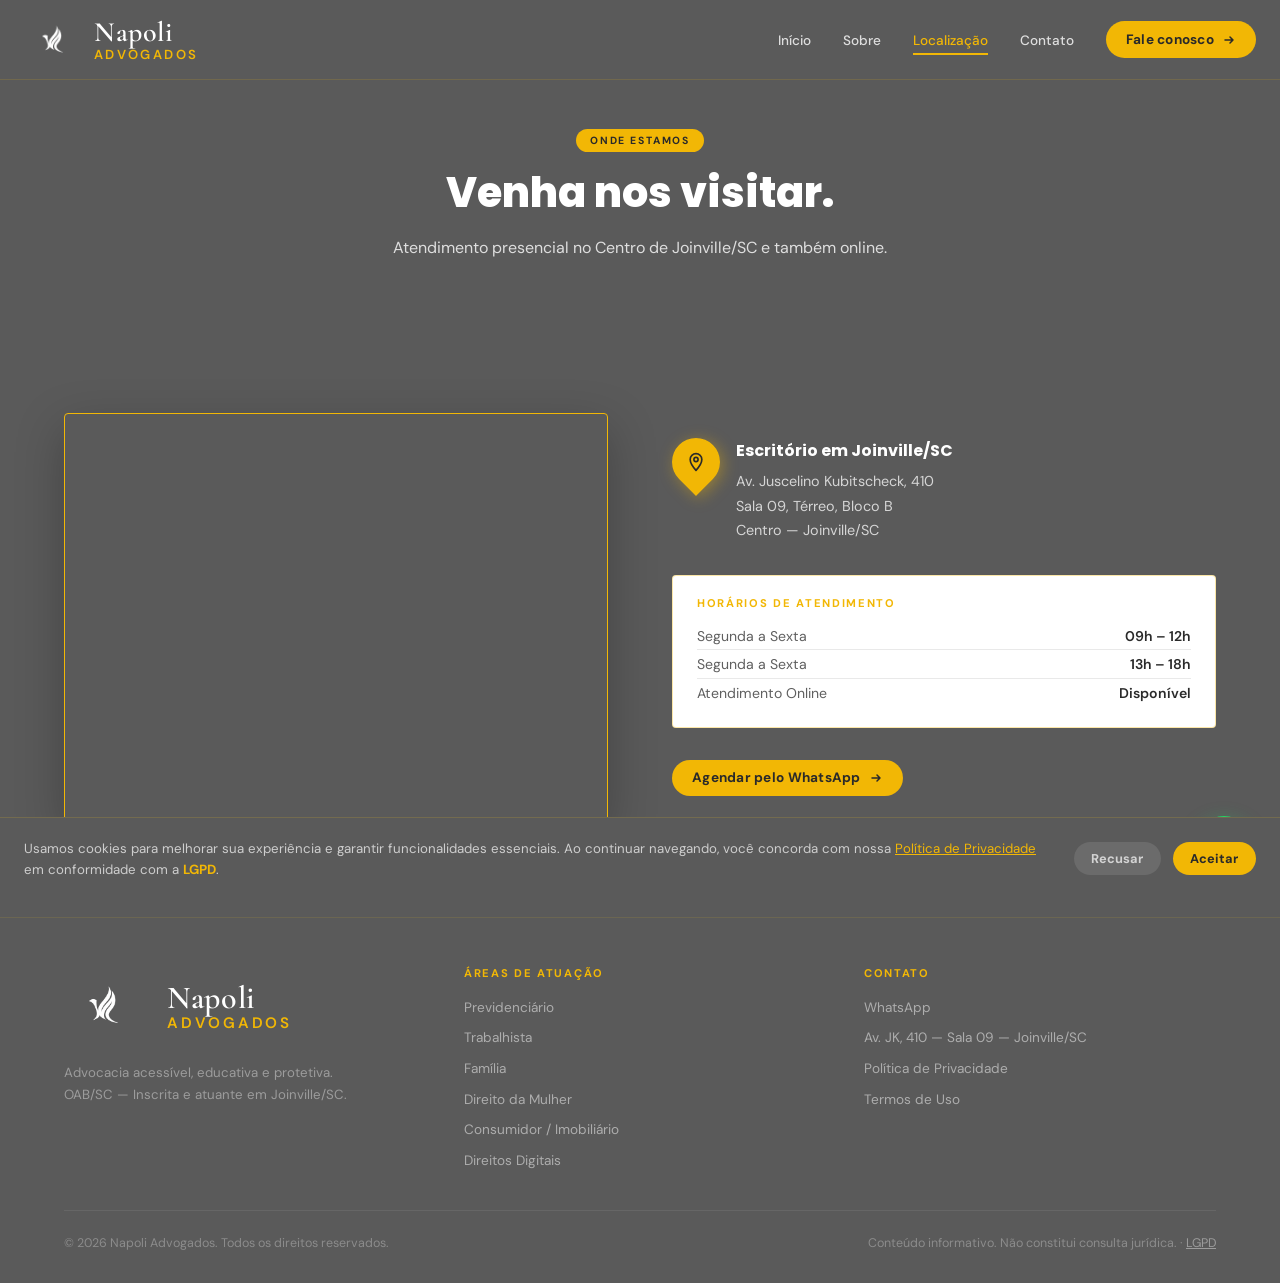
<file: localizacao.html>
<!DOCTYPE html>
<html lang="pt-BR">
<head>
  <meta charset="UTF-8" />
  <meta name="viewport" content="width=device-width, initial-scale=1.0" />
  <title>Localização — Napoli Advogados | Joinville/SC</title>
  <meta name="description" content="Escritório da Napoli Advogados no Centro de Joinville/SC: endereço, mapa e horários de atendimento." />
  <link rel="canonical" href="https://project-lc61i.vercel.app/localizacao" />
  <link rel="icon" href="assets/images/favicons/favicon.ico?v=2" sizes="any" />
  <link rel="icon" type="image/png" sizes="32x32" href="assets/images/favicons/favicon-32x32.png?v=2" />
  <link rel="icon" type="image/png" sizes="16x16" href="assets/images/favicons/favicon-16x16.png?v=2" />
  <link rel="icon" type="image/png" sizes="192x192" href="assets/images/favicons/favicon-192.png?v=2" />
  <link rel="apple-touch-icon" sizes="180x180" href="assets/images/favicons/apple-touch-icon.png?v=2" />
  <meta name="theme-color" content="#5A5A5A" />
  <meta property="og:type" content="website" />
  <meta property="og:locale" content="pt_BR" />
  <meta property="og:site_name" content="Napoli Advogados" />
  <meta property="og:title" content="Localização — Napoli Advogados | Joinville/SC" />
  <meta property="og:description" content="Escritório da Napoli Advogados no Centro de Joinville/SC: endereço, mapa e horários de atendimento." />
  <meta property="og:url" content="https://project-lc61i.vercel.app/localizacao" />
  <meta property="og:image" content="https://project-lc61i.vercel.app/assets/images/favicons/apple-touch-icon.png" />
  <meta name="twitter:card" content="summary" />
  <link rel="preconnect" href="https://fonts.googleapis.com" />
  <link rel="preconnect" href="https://fonts.gstatic.com" crossorigin />
  <link href="https://fonts.googleapis.com/css2?family=Cormorant+Garamond:ital,wght@0,500;0,600;1,500&family=Poppins:wght@700;800&family=DM+Sans:wght@400;500;600&display=swap" rel="stylesheet" />
  <link rel="stylesheet" href="assets/css/styles.css" />
</head>
<body>

  <a href="#main" class="skip-link">Pular para o conteúdo</a>
  <!-- ══════════ NAVBAR ══════════ -->
  <header>
    <nav class="navbar" aria-label="Navegação principal">
      <a href="/" class="navbar__logo" aria-label="Napoli Advogados — Página inicial">
        <img src="assets/images/logo-icone.png" alt="Napoli Advogados" height="58" style="height:58px;width:auto;display:block;" />
        <span class="navbar__logo-text">
          <span class="navbar__logo-name">Napoli</span>
          <span class="navbar__logo-sub">Advogados</span>
        </span>
      </a>
      <button class="navbar__toggle" aria-label="Abrir menu" aria-expanded="false" aria-controls="nav-wrap" id="nav-toggle">
        <span></span><span></span><span></span>
      </button>
      <div class="navbar__nav-wrap" id="nav-wrap">
        <ul class="navbar__nav" role="list">
          <li><a href="/">Início</a></li>
          <li><a href="/sobre">Sobre</a></li>
          <li><a href="/localizacao" aria-current="page" class="active">Localização</a></li>
          <li><a href="/contato">Contato</a></li>
        </ul>
        <a href="/contato" class="btn-cta">
          Fale conosco
          <svg width="14" height="14" viewBox="0 0 14 14" fill="none" aria-hidden="true"><path d="M3 7h8M8 4l3 3-3 3" stroke="currentColor" stroke-width="1.5" stroke-linecap="round" stroke-linejoin="round"/></svg>
        </a>
      </div>
    </nav>
  </header>

  <main id="main">

    <!-- ══════════ PAGE HEADER ══════════ -->
    <section class="intro-strip" aria-label="Localização" style="padding:8rem 0 0">
      <div class="container">
        <div class="areas__head reveal">
          <span class="section-label">Onde Estamos</span>
          <h1 class="section-title" style="font-size:clamp(1.8rem,4vw,2.6rem)">Venha nos visitar.</h1>
          <p class="section-desc" style="margin:1rem auto 0">Atendimento presencial no Centro de Joinville/SC e também online.</p>
        </div>
      </div>
    </section>
<section class="localizacao" id="localizacao" aria-label="Endereço e horários">
      <div class="container">
        <div class="loc__inner">

          <div class="loc__map reveal" aria-label="Mapa da localização do escritório">
            <iframe
              title="Localização do escritório Napoli Advogados em Joinville SC"
              src="https://www.openstreetmap.org/export/embed.html?bbox=-48.8530%2C-26.3050%2C-48.8430%2C-26.2950&layer=mapnik&marker=-26.3000%2C-48.8480"
              loading="lazy"
              allowfullscreen
            ></iframe>
          </div>

          <div class="loc__info reveal">
            <div class="loc__pin-row">
              <div class="loc__pin-icon" aria-hidden="true">
                <svg viewBox="0 0 24 24"><path d="M12 2C8.13 2 5 5.13 5 9c0 5.25 7 13 7 13s7-7.75 7-13c0-3.87-3.13-7-7-7zm0 9.5c-1.38 0-2.5-1.12-2.5-2.5S10.62 6.5 12 6.5s2.5 1.12 2.5 2.5-1.12 2.5-2.5 2.5z"/></svg>
              </div>
              <address class="loc__address" style="font-style:normal">
                <h3>Escritório em Joinville/SC</h3>
                <p>
                  Av. Juscelino Kubitscheck, 410<br/>
                  Sala 09, Térreo, Bloco B<br/>
                  Centro — Joinville/SC
                </p>
              </address>
            </div>

            <div class="loc__horario" aria-label="Horários de atendimento">
              <h4>Horários de Atendimento</h4>
              <div class="loc__horario-row">
                <span>Segunda a Sexta</span>
                <span>09h – 12h</span>
              </div>
              <div class="loc__horario-row">
                <span>Segunda a Sexta</span>
                <span>13h – 18h</span>
              </div>
              <div class="loc__horario-row">
                <span>Atendimento Online</span>
                <span>Disponível</span>
              </div>
            </div>

            <a
              href="https://wa.me/5547999003325?text=Ol%C3%A1%2C%20gostaria%20de%20agendar%20uma%20consulta."
              class="btn-cta"
              target="_blank"
              rel="noopener noreferrer"
              style="align-self:flex-start"
            >
              Agendar pelo WhatsApp
              <svg width="14" height="14" viewBox="0 0 14 14" fill="none" aria-hidden="true"><path d="M3 7h8M8 4l3 3-3 3" stroke="currentColor" stroke-width="1.5" stroke-linecap="round" stroke-linejoin="round"/></svg>
            </a>
          </div>

        </div>
      </div>
    </section>
  </main>

  <!-- ══════════ FOOTER ══════════ -->
  <footer aria-label="Rodapé">
    <div class="container">
      <div class="footer__inner">
        <div class="footer__brand">
          <a href="/" class="footer__brand-logo" aria-label="Napoli Advogados">
            <img src="assets/images/logo-icone.png" alt="Napoli Advogados" height="80" style="height:80px;width:auto;display:block;" />
            <span class="navbar__logo-text" style="margin-left:.85rem">
              <span class="navbar__logo-name" style="font-size:2rem">Napoli</span>
              <span class="navbar__logo-sub" style="font-size:.95rem">Advogados</span>
            </span>
          </a>
          <p class="footer__brand-desc">
            Advocacia acessível, educativa e protetiva.<br/>
            OAB/SC — Inscrita e atuante em Joinville/SC.
          </p>
        </div>

        <nav aria-label="Links do rodapé">
          <div class="footer__col">
            <h4>Áreas de Atuação</h4>
            <ul class="footer__links" role="list">
              <li><a href="/#areas">Previdenciário</a></li>
              <li><a href="/#areas">Trabalhista</a></li>
              <li><a href="/#areas">Família</a></li>
              <li><a href="/#areas">Direito da Mulher</a></li>
              <li><a href="/#areas">Consumidor / Imobiliário</a></li>
              <li><a href="/#areas">Direitos Digitais</a></li>
            </ul>
          </div>
        </nav>

        <div class="footer__col">
          <h4>Contato</h4>
          <ul class="footer__links" role="list">
            <li><a href="https://wa.me/5547999003325" target="_blank" rel="noopener noreferrer">WhatsApp</a></li>
            <li><a href="/localizacao">Av. JK, 410 — Sala 09 — Joinville/SC</a></li>
            <li><a href="#" aria-label="Política de Privacidade">Política de Privacidade</a></li>
            <li><a href="#" aria-label="Termos de Uso">Termos de Uso</a></li>
          </ul>
        </div>
      </div>

      <div class="footer__bottom">
        <p>© 2026 Napoli Advogados. Todos os direitos reservados.</p>
        <p>
          Conteúdo informativo. Não constitui consulta jurídica. ·
          <a href="#">LGPD</a>
        </p>
      </div>
    </div>
  </footer>

  <!-- ══════════ FLOATING WHATSAPP ══════════ -->
  <a
    href="https://wa.me/5547999003325?text=Ol%C3%A1%2C%20gostaria%20de%20agendar%20uma%20consulta."
    class="float-wa"
    target="_blank"
    rel="noopener noreferrer"
    aria-label="Falar no WhatsApp"
  >
    <svg viewBox="0 0 24 24" aria-hidden="true">
      <path d="M17.472 14.382c-.297-.149-1.758-.867-2.03-.967-.273-.099-.471-.148-.67.15-.197.297-.767.966-.94 1.164-.173.199-.347.223-.644.075-.297-.15-1.255-.463-2.39-1.475-.883-.788-1.48-1.761-1.653-2.059-.173-.297-.018-.458.13-.606.134-.133.298-.347.446-.52.149-.174.198-.298.298-.497.099-.198.05-.371-.025-.52-.075-.149-.669-1.612-.916-2.207-.242-.579-.487-.5-.669-.51-.173-.008-.371-.01-.57-.01-.198 0-.52.074-.792.372-.272.297-1.04 1.016-1.04 2.479 0 1.462 1.065 2.875 1.213 3.074.149.198 2.096 3.2 5.077 4.487.709.306 1.262.489 1.694.625.712.227 1.36.195 1.871.118.571-.085 1.758-.719 2.006-1.413.248-.694.248-1.289.173-1.413-.074-.124-.272-.198-.57-.347m-5.421 7.403h-.004a9.87 9.87 0 01-5.031-1.378l-.361-.214-3.741.982.998-3.648-.235-.374a9.86 9.86 0 01-1.51-5.26c.001-5.45 4.436-9.884 9.888-9.884 2.64 0 5.122 1.03 6.988 2.898a9.825 9.825 0 012.893 6.994c-.003 5.45-4.437 9.884-9.885 9.884m8.413-18.297A11.815 11.815 0 0012.05 0C5.495 0 .16 5.335.157 11.892c0 2.096.547 4.142 1.588 5.945L.057 24l6.305-1.654a11.882 11.882 0 005.683 1.448h.005c6.554 0 11.89-5.335 11.893-11.893a11.821 11.821 0 00-3.48-8.413z"/>
    </svg>
  </a>

  <!-- ══════════ COOKIE BANNER ══════════ -->
  <div class="cookie-banner" id="cookie-banner" role="region" aria-label="Aviso de cookies">
    <p>
      Usamos cookies para melhorar sua experiência e garantir funcionalidades essenciais.
      Ao continuar navegando, você concorda com nossa
      <a href="#" aria-label="Política de Privacidade">Política de Privacidade</a>
      em conformidade com a <strong style="color:var(--gold-300)">LGPD</strong>.
    </p>
    <div class="cookie-banner__actions">
      <button class="btn-cookie btn-cookie--deny" id="cookie-deny">Recusar</button>
      <button class="btn-cookie btn-cookie--accept" id="cookie-accept">Aceitar</button>
    </div>
  </div>

  <script src="assets/js/script.js" defer></script>

</body>
</html>
</file>
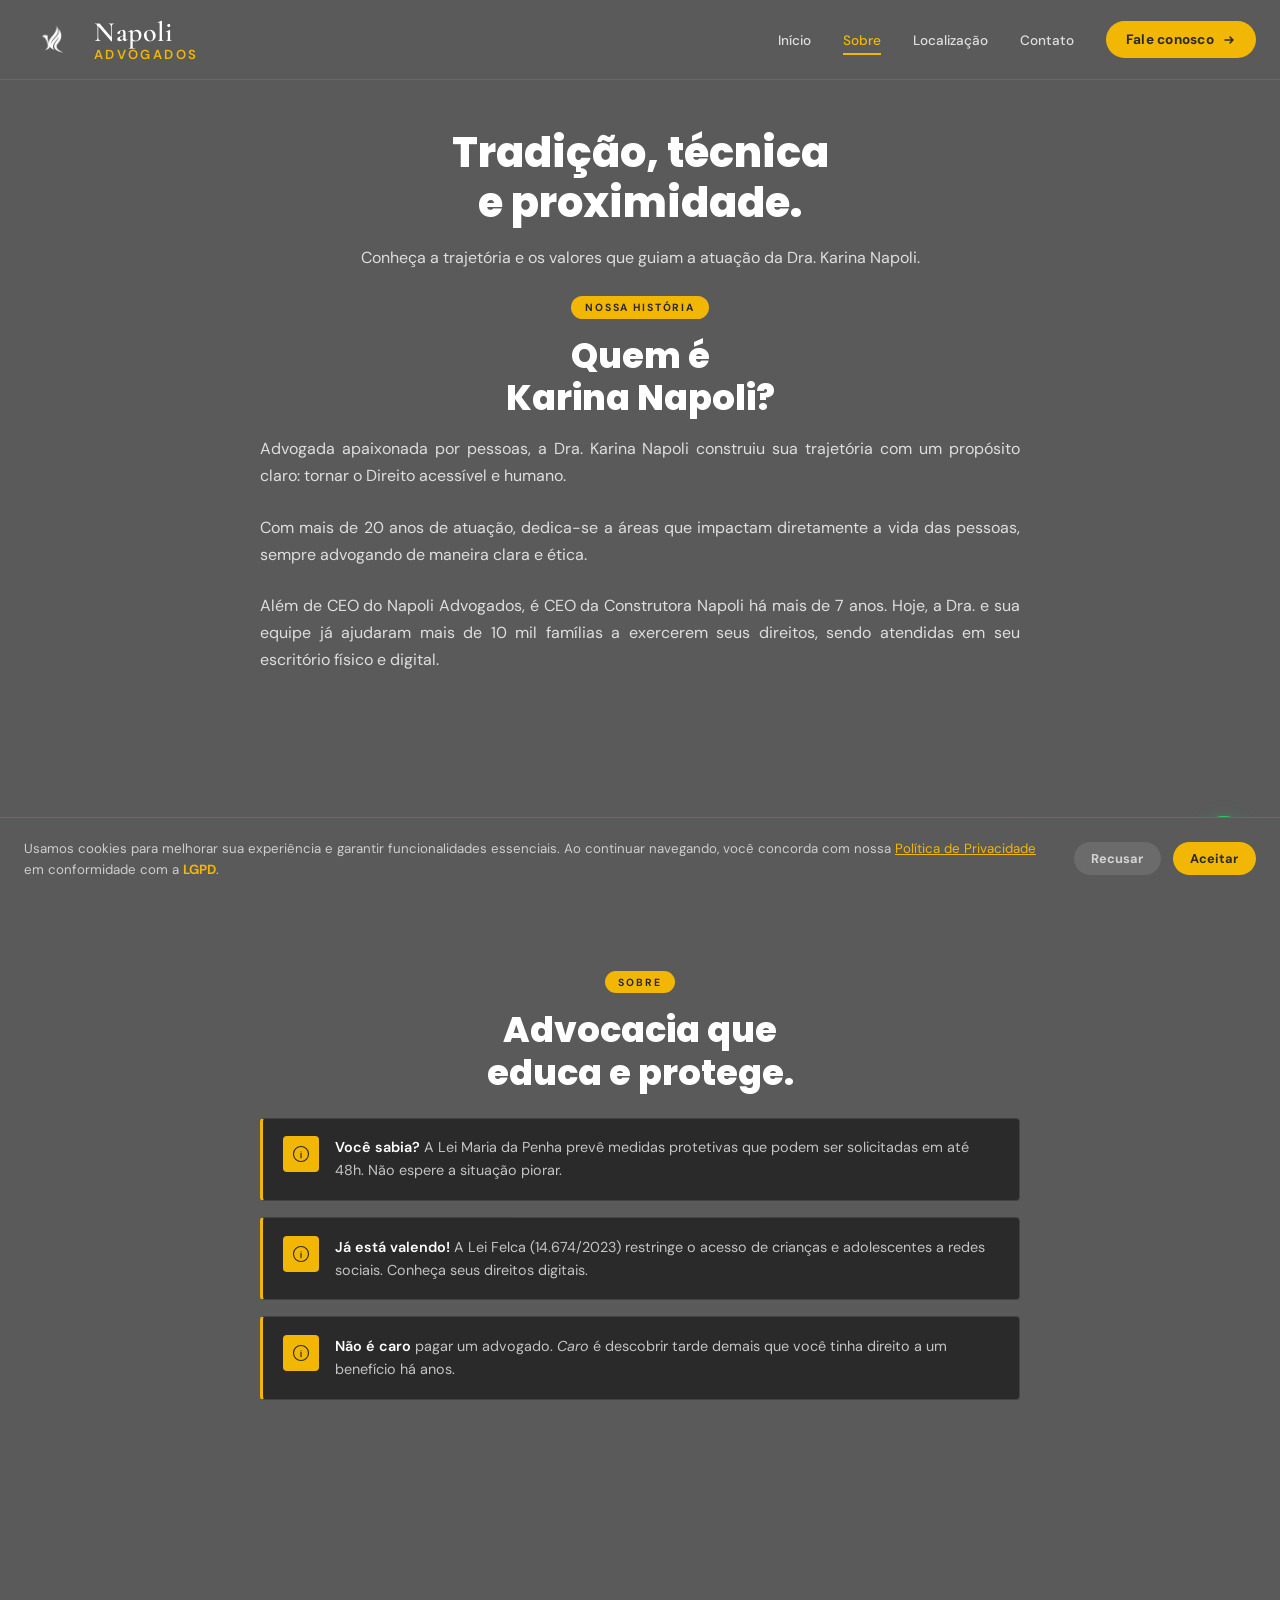
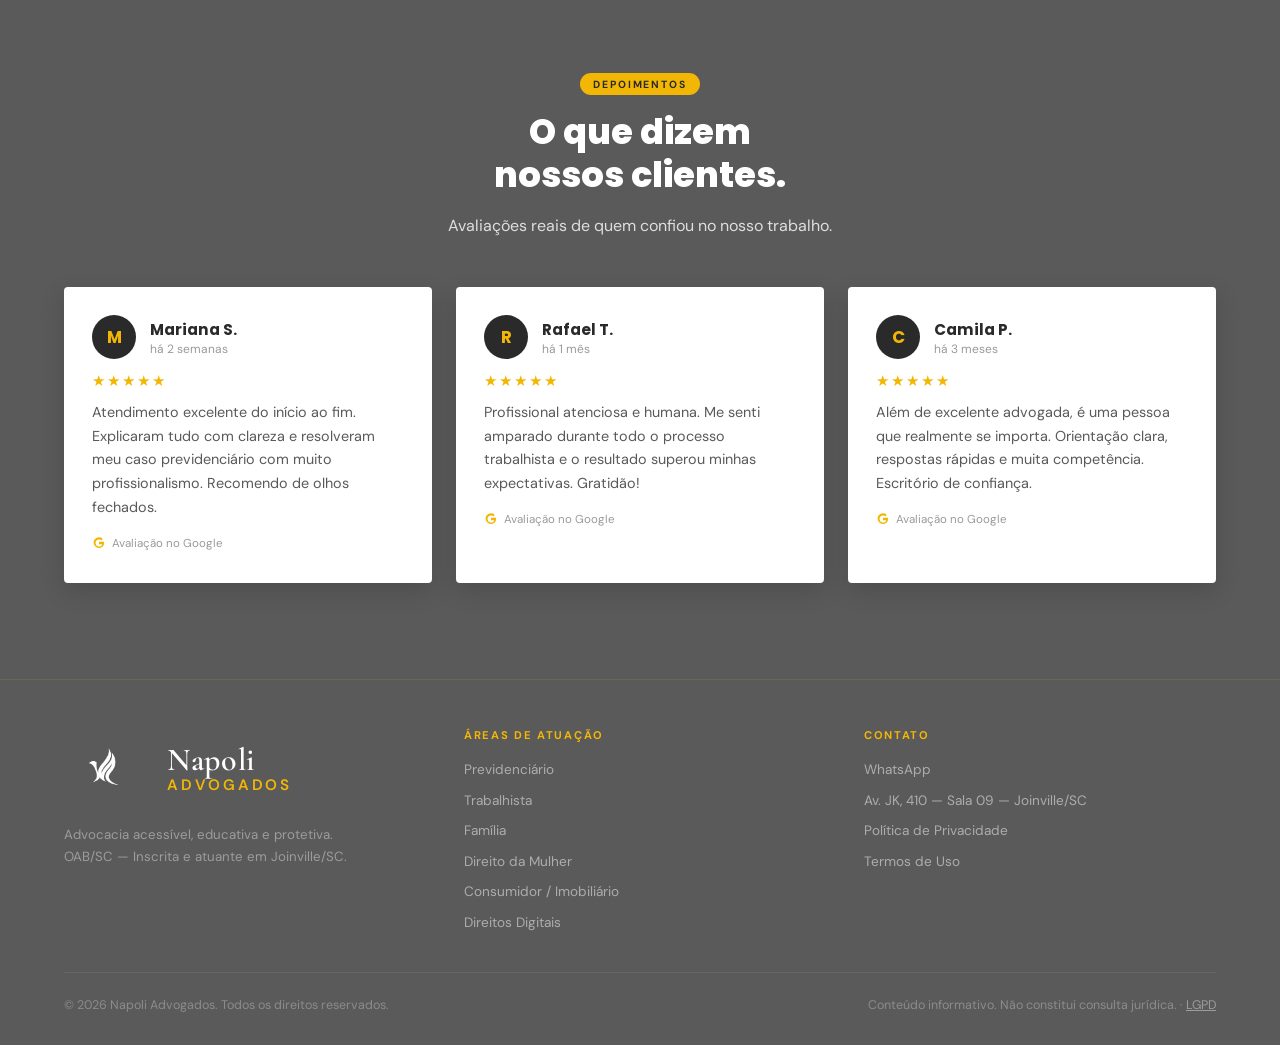
<file: sobre.html>
<!DOCTYPE html>
<html lang="pt-BR">
<head>
  <meta charset="UTF-8" />
  <meta name="viewport" content="width=device-width, initial-scale=1.0" />
  <title>Sobre — Napoli Advogados | Trajetória e Valores</title>
  <meta name="description" content="Conheça a trajetória, a tradição no direito e os valores da Dra. Karina Napoli, advogada em Joinville/SC. Veja depoimentos de clientes." />
  <link rel="canonical" href="https://project-lc61i.vercel.app/sobre" />
  <link rel="icon" href="assets/images/favicons/favicon.ico?v=2" sizes="any" />
  <link rel="icon" type="image/png" sizes="32x32" href="assets/images/favicons/favicon-32x32.png?v=2" />
  <link rel="icon" type="image/png" sizes="16x16" href="assets/images/favicons/favicon-16x16.png?v=2" />
  <link rel="icon" type="image/png" sizes="192x192" href="assets/images/favicons/favicon-192.png?v=2" />
  <link rel="apple-touch-icon" sizes="180x180" href="assets/images/favicons/apple-touch-icon.png?v=2" />
  <meta name="theme-color" content="#5A5A5A" />
  <meta property="og:type" content="website" />
  <meta property="og:locale" content="pt_BR" />
  <meta property="og:site_name" content="Napoli Advogados" />
  <meta property="og:title" content="Sobre — Napoli Advogados | Trajetória e Valores" />
  <meta property="og:description" content="Conheça a trajetória, a tradição no direito e os valores da Dra. Karina Napoli, advogada em Joinville/SC. Veja depoimentos de clientes." />
  <meta property="og:url" content="https://project-lc61i.vercel.app/sobre" />
  <meta property="og:image" content="https://project-lc61i.vercel.app/assets/images/favicons/apple-touch-icon.png" />
  <meta name="twitter:card" content="summary" />
  <link rel="preconnect" href="https://fonts.googleapis.com" />
  <link rel="preconnect" href="https://fonts.gstatic.com" crossorigin />
  <link href="https://fonts.googleapis.com/css2?family=Cormorant+Garamond:ital,wght@0,500;0,600;1,500&family=Poppins:wght@700;800&family=DM+Sans:wght@400;500;600&display=swap" rel="stylesheet" />
  <link rel="stylesheet" href="assets/css/styles.css" />
</head>
<body>

  <a href="#main" class="skip-link">Pular para o conteúdo</a>
  <!-- ══════════ NAVBAR ══════════ -->
  <header>
    <nav class="navbar" aria-label="Navegação principal">
      <a href="/" class="navbar__logo" aria-label="Napoli Advogados — Página inicial">
        <img src="assets/images/logo-icone.png" alt="Napoli Advogados" height="58" style="height:58px;width:auto;display:block;" />
        <span class="navbar__logo-text">
          <span class="navbar__logo-name">Napoli</span>
          <span class="navbar__logo-sub">Advogados</span>
        </span>
      </a>
      <button class="navbar__toggle" aria-label="Abrir menu" aria-expanded="false" aria-controls="nav-wrap" id="nav-toggle">
        <span></span><span></span><span></span>
      </button>
      <div class="navbar__nav-wrap" id="nav-wrap">
        <ul class="navbar__nav" role="list">
          <li><a href="/">Início</a></li>
          <li><a href="/sobre" aria-current="page" class="active">Sobre</a></li>
          <li><a href="/localizacao">Localização</a></li>
          <li><a href="/contato">Contato</a></li>
        </ul>
        <a href="/contato" class="btn-cta">
          Fale conosco
          <svg width="14" height="14" viewBox="0 0 14 14" fill="none" aria-hidden="true"><path d="M3 7h8M8 4l3 3-3 3" stroke="currentColor" stroke-width="1.5" stroke-linecap="round" stroke-linejoin="round"/></svg>
        </a>
      </div>
    </nav>
  </header>

  <main id="main">

    <!-- ══════════ PAGE HEADER ══════════ -->
    <section class="intro-strip" aria-label="Sobre o escritório" style="padding:8rem 0 0">
      <div class="container">
        <div class="areas__head reveal" style="margin-bottom:0">
          <h1 class="section-title" style="font-size:clamp(1.8rem,4vw,2.6rem)">Tradição, técnica<br/>e proximidade.</h1>
          <p class="section-desc" style="margin:1rem auto 0">Conheça a trajetória e os valores que guiam a atuação da Dra. Karina Napoli.</p>
        </div>
      </div>
    </section>

    <!-- ══════════ HISTÓRIA ══════════ -->
    <section class="sobre" aria-labelledby="sobre-hist-title" style="padding-top:1.5rem">
      <div class="container">
        <!-- coluna única: o painel "Tradição no direito" saiu por não ter texto da cliente -->
        <div class="sobre__grid sobre__grid--single">
          <div class="sobre__text reveal">
            <span class="section-label">Nossa história</span>
            <h2 class="section-title" id="sobre-hist-title">Quem é<br/>Karina Napoli?</h2>
            <p class="section-desc">Advogada apaixonada por pessoas, a Dra. Karina Napoli construiu sua trajetória com um propósito claro: tornar o Direito acessível e humano.</p>
            <p class="section-desc" style="margin-top:1rem">Com mais de 20 anos de atuação, dedica-se a áreas que impactam diretamente a vida das pessoas, sempre advogando de maneira clara e ética.</p>
            <p class="section-desc" style="margin-top:1rem">Além de CEO do Napoli Advogados, é CEO da Construtora Napoli há mais de 7 anos. Hoje, a Dra. e sua equipe já ajudaram mais de 10 mil famílias a exercerem seus direitos, sendo atendidas em seu escritório físico e digital.</p>
          </div>
        </div>
      </div>
    </section>

    <!-- ══════════ SOBRE / VOCÊ SABIA (movido da Home) ══════════ -->
    <section class="sobre" id="sobre" aria-labelledby="sobre-title">
      <div class="container">

        <!-- coluna única: o painel "Nosso compromisso" saiu por não ter texto definitivo da cliente -->
        <div class="sobre__grid sobre__grid--single">
          <div class="sobre__text reveal">
            <span class="section-label">Sobre</span>
            <h2 class="section-title" id="sobre-title">Advocacia que<br/>educa e protege.</h2>

            <div class="sabia-cards">
              <div class="sabia-card">
                <div class="sabia-card__icon" aria-hidden="true">
                  <svg viewBox="0 0 24 24"><path d="M12 22C6.48 22 2 17.52 2 12S6.48 2 12 2s10 4.48 10 10-4.48 10-10 10zm0-11v6m0-8h.01"/></svg>
                </div>
                <p class="sabia-card__text">
                  <strong>Você sabia?</strong> A Lei Maria da Penha prevê medidas protetivas que podem ser solicitadas em até 48h. Não espere a situação piorar.
                </p>
              </div>
              <div class="sabia-card">
                <div class="sabia-card__icon" aria-hidden="true">
                  <svg viewBox="0 0 24 24"><path d="M12 22C6.48 22 2 17.52 2 12S6.48 2 12 2s10 4.48 10 10-4.48 10-10 10zm0-11v6m0-8h.01"/></svg>
                </div>
                <p class="sabia-card__text">
                  <strong>Já está valendo!</strong> A Lei Felca (14.674/2023) restringe o acesso de crianças e adolescentes a redes sociais. Conheça seus direitos digitais.
                </p>
              </div>
              <div class="sabia-card">
                <div class="sabia-card__icon" aria-hidden="true">
                  <svg viewBox="0 0 24 24"><path d="M12 22C6.48 22 2 17.52 2 12S6.48 2 12 2s10 4.48 10 10-4.48 10-10 10zm0-11v6m0-8h.01"/></svg>
                </div>
                <p class="sabia-card__text">
                  <strong>Não é caro</strong> pagar um advogado. <em>Caro</em> é descobrir tarde demais que você tinha direito a um benefício há anos.
                </p>
              </div>
            </div>
          </div>

        </div>

      </div>
    </section>
<section class="depoimentos" id="depoimentos" aria-labelledby="depo-title">
      <div class="container">
        <div class="depoimentos__head reveal">
          <span class="section-label">Depoimentos</span>
          <h2 class="section-title" id="depo-title">O que dizem<br/>nossos clientes.</h2>
          <p class="section-desc">Avaliações reais de quem confiou no nosso trabalho.</p>
        </div>

        <div class="depoimentos__grid">
          <!-- Depoimentos placeholder — substituir por avaliações reais -->
          <article class="depo-card reveal">
            <div class="depo-card__head">
              <div class="depo-card__avatar" aria-hidden="true">M</div>
              <div>
                <div class="depo-card__name">Mariana S.</div>
                <div class="depo-card__when">há 2 semanas</div>
              </div>
            </div>
            <div class="depo-card__stars" aria-label="5 de 5 estrelas">★★★★★</div>
            <p class="depo-card__text">
              Atendimento excelente do início ao fim. Explicaram tudo com clareza e resolveram
              meu caso previdenciário com muito profissionalismo. Recomendo de olhos fechados.
            </p>
            <span class="depo-card__gmark">
              <svg viewBox="0 0 24 24" aria-hidden="true"><path fill="#F2B705" d="M12 10.2v3.9h5.5c-.24 1.4-1.7 4.1-5.5 4.1-3.3 0-6-2.7-6-6s2.7-6 6-6c1.9 0 3.1.8 3.8 1.5l2.6-2.5C16.9 3.1 14.7 2 12 2 6.9 2 2.8 6.1 2.8 11.2S6.9 20.4 12 20.4c5.3 0 8.8-3.7 8.8-9 0-.6-.1-1-.2-1.4H12z"/></svg>
              Avaliação no Google
            </span>
          </article>

          <article class="depo-card reveal">
            <div class="depo-card__head">
              <div class="depo-card__avatar" aria-hidden="true">R</div>
              <div>
                <div class="depo-card__name">Rafael T.</div>
                <div class="depo-card__when">há 1 mês</div>
              </div>
            </div>
            <div class="depo-card__stars" aria-label="5 de 5 estrelas">★★★★★</div>
            <p class="depo-card__text">
              Profissional atenciosa e humana. Me senti amparado durante todo o processo trabalhista
              e o resultado superou minhas expectativas. Gratidão!
            </p>
            <span class="depo-card__gmark">
              <svg viewBox="0 0 24 24" aria-hidden="true"><path fill="#F2B705" d="M12 10.2v3.9h5.5c-.24 1.4-1.7 4.1-5.5 4.1-3.3 0-6-2.7-6-6s2.7-6 6-6c1.9 0 3.1.8 3.8 1.5l2.6-2.5C16.9 3.1 14.7 2 12 2 6.9 2 2.8 6.1 2.8 11.2S6.9 20.4 12 20.4c5.3 0 8.8-3.7 8.8-9 0-.6-.1-1-.2-1.4H12z"/></svg>
              Avaliação no Google
            </span>
          </article>

          <article class="depo-card reveal">
            <div class="depo-card__head">
              <div class="depo-card__avatar" aria-hidden="true">C</div>
              <div>
                <div class="depo-card__name">Camila P.</div>
                <div class="depo-card__when">há 3 meses</div>
              </div>
            </div>
            <div class="depo-card__stars" aria-label="5 de 5 estrelas">★★★★★</div>
            <p class="depo-card__text">
              Além de excelente advogada, é uma pessoa que realmente se importa. Orientação clara,
              respostas rápidas e muita competência. Escritório de confiança.
            </p>
            <span class="depo-card__gmark">
              <svg viewBox="0 0 24 24" aria-hidden="true"><path fill="#F2B705" d="M12 10.2v3.9h5.5c-.24 1.4-1.7 4.1-5.5 4.1-3.3 0-6-2.7-6-6s2.7-6 6-6c1.9 0 3.1.8 3.8 1.5l2.6-2.5C16.9 3.1 14.7 2 12 2 6.9 2 2.8 6.1 2.8 11.2S6.9 20.4 12 20.4c5.3 0 8.8-3.7 8.8-9 0-.6-.1-1-.2-1.4H12z"/></svg>
              Avaliação no Google
            </span>
          </article>
        </div>
      </div>
    </section>
  </main>

  <!-- ══════════ FOOTER ══════════ -->
  <footer aria-label="Rodapé">
    <div class="container">
      <div class="footer__inner">
        <div class="footer__brand">
          <a href="/" class="footer__brand-logo" aria-label="Napoli Advogados">
            <img src="assets/images/logo-icone.png" alt="Napoli Advogados" height="80" style="height:80px;width:auto;display:block;" />
            <span class="navbar__logo-text" style="margin-left:.85rem">
              <span class="navbar__logo-name" style="font-size:2rem">Napoli</span>
              <span class="navbar__logo-sub" style="font-size:.95rem">Advogados</span>
            </span>
          </a>
          <p class="footer__brand-desc">
            Advocacia acessível, educativa e protetiva.<br/>
            OAB/SC — Inscrita e atuante em Joinville/SC.
          </p>
        </div>

        <nav aria-label="Links do rodapé">
          <div class="footer__col">
            <h4>Áreas de Atuação</h4>
            <ul class="footer__links" role="list">
              <li><a href="/#areas">Previdenciário</a></li>
              <li><a href="/#areas">Trabalhista</a></li>
              <li><a href="/#areas">Família</a></li>
              <li><a href="/#areas">Direito da Mulher</a></li>
              <li><a href="/#areas">Consumidor / Imobiliário</a></li>
              <li><a href="/#areas">Direitos Digitais</a></li>
            </ul>
          </div>
        </nav>

        <div class="footer__col">
          <h4>Contato</h4>
          <ul class="footer__links" role="list">
            <li><a href="https://wa.me/5547999003325" target="_blank" rel="noopener noreferrer">WhatsApp</a></li>
            <li><a href="/localizacao">Av. JK, 410 — Sala 09 — Joinville/SC</a></li>
            <li><a href="#" aria-label="Política de Privacidade">Política de Privacidade</a></li>
            <li><a href="#" aria-label="Termos de Uso">Termos de Uso</a></li>
          </ul>
        </div>
      </div>

      <div class="footer__bottom">
        <p>© 2026 Napoli Advogados. Todos os direitos reservados.</p>
        <p>
          Conteúdo informativo. Não constitui consulta jurídica. ·
          <a href="#">LGPD</a>
        </p>
      </div>
    </div>
  </footer>

  <!-- ══════════ FLOATING WHATSAPP ══════════ -->
  <a
    href="https://wa.me/5547999003325?text=Ol%C3%A1%2C%20gostaria%20de%20agendar%20uma%20consulta."
    class="float-wa"
    target="_blank"
    rel="noopener noreferrer"
    aria-label="Falar no WhatsApp"
  >
    <svg viewBox="0 0 24 24" aria-hidden="true">
      <path d="M17.472 14.382c-.297-.149-1.758-.867-2.03-.967-.273-.099-.471-.148-.67.15-.197.297-.767.966-.94 1.164-.173.199-.347.223-.644.075-.297-.15-1.255-.463-2.39-1.475-.883-.788-1.48-1.761-1.653-2.059-.173-.297-.018-.458.13-.606.134-.133.298-.347.446-.52.149-.174.198-.298.298-.497.099-.198.05-.371-.025-.52-.075-.149-.669-1.612-.916-2.207-.242-.579-.487-.5-.669-.51-.173-.008-.371-.01-.57-.01-.198 0-.52.074-.792.372-.272.297-1.04 1.016-1.04 2.479 0 1.462 1.065 2.875 1.213 3.074.149.198 2.096 3.2 5.077 4.487.709.306 1.262.489 1.694.625.712.227 1.36.195 1.871.118.571-.085 1.758-.719 2.006-1.413.248-.694.248-1.289.173-1.413-.074-.124-.272-.198-.57-.347m-5.421 7.403h-.004a9.87 9.87 0 01-5.031-1.378l-.361-.214-3.741.982.998-3.648-.235-.374a9.86 9.86 0 01-1.51-5.26c.001-5.45 4.436-9.884 9.888-9.884 2.64 0 5.122 1.03 6.988 2.898a9.825 9.825 0 012.893 6.994c-.003 5.45-4.437 9.884-9.885 9.884m8.413-18.297A11.815 11.815 0 0012.05 0C5.495 0 .16 5.335.157 11.892c0 2.096.547 4.142 1.588 5.945L.057 24l6.305-1.654a11.882 11.882 0 005.683 1.448h.005c6.554 0 11.89-5.335 11.893-11.893a11.821 11.821 0 00-3.48-8.413z"/>
    </svg>
  </a>

  <!-- ══════════ COOKIE BANNER ══════════ -->
  <div class="cookie-banner" id="cookie-banner" role="region" aria-label="Aviso de cookies">
    <p>
      Usamos cookies para melhorar sua experiência e garantir funcionalidades essenciais.
      Ao continuar navegando, você concorda com nossa
      <a href="#" aria-label="Política de Privacidade">Política de Privacidade</a>
      em conformidade com a <strong style="color:var(--gold-300)">LGPD</strong>.
    </p>
    <div class="cookie-banner__actions">
      <button class="btn-cookie btn-cookie--deny" id="cookie-deny">Recusar</button>
      <button class="btn-cookie btn-cookie--accept" id="cookie-accept">Aceitar</button>
    </div>
  </div>

  <script src="assets/js/script.js" defer></script>

</body>
</html>
</file>
<file: assets/css/styles.css>
*, *::before, *::after { box-sizing: border-box; margin: 0; padding: 0; }

    :root {
      /* ─── NOVA PALETA (sem azul) ─── */
      --bg-main: #5A5A5A;      /* fundo principal — cor única e sólida em toda a página */
      --card-bg: #FFFFFF;      /* cards de depoimento / versão A */
      --card-bg-alt: #2A2A2A;  /* cards versão B (área de atuação) */
      --gray-dark: #2A2A2A;    /* textos e detalhes de contraste */
      --gray-light: #9A9A9A;   /* textos secundários */
      --gold: #F2B705;         /* único acento de cor */

      /* Aliases legados repontados p/ nova paleta (mantém classes existentes) */
      --navy-900: var(--gray-dark);
      --navy-700: var(--gray-dark);
      --slate-600: var(--bg-main);
      --navy-quote: var(--bg-main);
      --royal-500: var(--gold);
      --gold-500: var(--gold);
      --gold-400: var(--gold);
      --gold-300: var(--gold);
      --white: #FFFFFF;
      --off-white: var(--bg-main);
      --font-serif: 'Cormorant Garamond', Georgia, serif;
      --font-sans: 'Poppins', sans-serif;
      --font-body: 'DM Sans', sans-serif;
      --radius-pill: 4px;      /* elementos retos/angulares */
      --radius-card: 4px;
    }

    html { scroll-behavior: smooth; }

    body {
      font-family: var(--font-body);
      font-size: 16px;
      color: var(--white);
      background: var(--bg-main);
      overflow-x: hidden;
    }

    /* ─── SKIP LINK ─── */
    .skip-link {
      position: absolute;
      top: -100%;
      left: 1rem;
      background: var(--gold-400);
      color: var(--navy-900);
      padding: .5rem 1rem;
      border-radius: 0 0 8px 8px;
      font-weight: 600;
      z-index: 9999;
      transition: top .2s;
    }
    .skip-link:focus { top: 0; }

    /* ─── NAVBAR ─── */
    /* Só na home (header--auto-hide): o menu nasce oculto sobre a intro e o
       script adiciona .is-visible assim que a página começa a descer.
       Sem JS, o <noscript> do index.html devolve o menu visível. */
    .header--auto-hide .navbar {
      transform: translateY(-100%);
      opacity: 0;
      /* visibility tira os links da ordem de tabulação enquanto o menu está
         oculto; o delay deixa a animação de saída terminar antes disso */
      visibility: hidden;
      pointer-events: none;
      transition: transform .45s cubic-bezier(.22,.61,.36,1),
                  opacity .35s ease,
                  visibility 0s linear .45s;
    }
    .header--auto-hide.is-visible .navbar {
      transform: none;
      opacity: 1;
      visibility: visible;
      pointer-events: auto;
      transition: transform .45s cubic-bezier(.22,.61,.36,1),
                  opacity .35s ease,
                  visibility 0s;
    }
    @media (prefers-reduced-motion: reduce) {
      .header--auto-hide .navbar { transition: none; }
    }

    .navbar {
      position: fixed;
      top: 0; left: 0; right: 0;
      background: var(--bg-main);
      z-index: 1000;
      padding: 0 1.5rem;
      height: 80px;
      display: flex;
      align-items: center;
      justify-content: space-between;
      border-bottom: 1px solid rgba(242,183,5,.15);
    }

    .navbar__logo {
      display: flex;
      align-items: center;
      gap: .75rem;
      text-decoration: none;
    }
    .navbar__logo-text {
      display: flex;
      flex-direction: column;
      line-height: 1.1;
    }
    .navbar__logo-name {
      font-family: var(--font-serif);
      font-weight: 600;
      font-size: 1.75rem;
      color: var(--white);
      letter-spacing: .02em;
    }
    .navbar__logo-sub {
      font-family: var(--font-body);
      font-size: .82rem;
      font-weight: 600;
      letter-spacing: .18em;
      text-transform: uppercase;
      color: var(--gold-400);
    }

    .navbar__nav {
      display: flex;
      align-items: center;
      gap: 2rem;
      list-style: none;
    }
    .navbar__nav a {
      font-family: var(--font-body);
      font-size: .85rem;
      font-weight: 500;
      color: rgba(255,255,255,.8);
      text-decoration: none;
      transition: color .2s;
    }
    .navbar__nav a:hover,
    .navbar__nav a:focus-visible { color: var(--gold-400); }

    .btn-cta {
      display: inline-flex;
      align-items: center;
      gap: .5rem;
      background: var(--gold-400);
      color: var(--navy-900);
      font-family: var(--font-body);
      font-weight: 700;
      font-size: .85rem;
      padding: .6rem 1.25rem;
      border-radius: 50px;
      text-decoration: none;
      border: none;
      cursor: pointer;
      transition: background .2s, transform .15s;
      letter-spacing: .02em;
    }
    .btn-cta:hover,
    .btn-cta:focus-visible {
      background: var(--gold-300);
      transform: translateY(-1px);
    }
    .btn-cta:active { transform: translateY(0); }

    .navbar__toggle {
      display: none;
      background: none;
      border: none;
      cursor: pointer;
      padding: .5rem;
    }
    .navbar__toggle span {
      display: block;
      width: 22px;
      height: 2px;
      background: var(--white);
      margin: 5px 0;
      transition: .3s;
      border-radius: 2px;
    }

    /* mobile nav */
    @media (max-width: 767px) {
      .navbar__nav-wrap {
        position: fixed;
        top: 80px; left: 0; right: 0;
        background: var(--bg-main);
        padding: 1.5rem;
        flex-direction: column;
        gap: 1.25rem;
        transform: translateY(calc(-100% - 100px));
        transition: transform .3s ease;
        display: flex;
      }
      .navbar__nav-wrap.open { transform: translateY(0); }
      .navbar__nav { flex-direction: column; gap: 1rem; }
      .navbar__toggle { display: block; }
    }
    @media (min-width: 768px) {
      .navbar__nav-wrap { display: flex; align-items: center; gap: 2rem; }
    }

    /* ─── INTRO (primeira tela: só a logo, fundo na cor da página) ─── */
    .hero-intro {
      min-height: 100dvh;
      background: var(--bg-main);
      position: relative;
      display: flex;
      flex-direction: column;
      align-items: center;
      /* o padding-top define a altura da logo direto, em vez de centralizar
         e compensar com margem — hoje puxado para perto do meio da tela */
      justify-content: flex-start;
      gap: 2rem;
      padding: clamp(6rem, 22vh, 16rem) 1.5rem 3rem;
      text-align: center;
    }
    .hero-intro__logo {
      display: flex;
      flex-direction: column;
      align-items: center;
      margin: 0;
    }
    .hero-intro__logo img {
      width: clamp(150px, 26vw, 260px);
      height: auto;
      display: block;
    }
    .hero-intro__name {
      font-family: var(--font-serif);
      font-weight: 600;
      font-size: clamp(2.4rem, 7vw, 4.4rem);
      line-height: 1;
      color: var(--white);
      margin-top: .75rem;
    }
    .hero-intro__sub {
      font-family: var(--font-body);
      font-weight: 600;
      font-size: clamp(.72rem, 1.6vw, .95rem);
      letter-spacing: .42em;
      text-indent: .42em; /* compensa o tracking à direita e mantém o centro óptico */
      text-transform: uppercase;
      color: var(--gold-400);
      margin-top: .5rem;
    }

    /* entrada suave e escalonada ao abrir a página */
    .hero-intro__logo img,
    .hero-intro__name,
    .hero-intro__sub,
    .hero-intro__scroll {
      opacity: 0;
      animation: introFadeUp 1s cubic-bezier(.22,.61,.36,1) both;
    }
    .hero-intro__logo img { animation-delay: .15s; }
    .hero-intro__name     { animation-delay: .45s; }
    .hero-intro__sub      { animation-delay: .65s; }
    .hero-intro__scroll   { animation-delay: 1.1s; }
    @keyframes introFadeUp {
      from { opacity: 0; transform: translateY(14px) scale(.98); }
      to   { opacity: 1; transform: none; }
    }

    /* centralizado por left/right (não por transform): a animação de entrada
       termina em `transform: none` e apagaria um translateX(-50%) */
    .hero-intro__scroll {
      position: absolute;
      bottom: 2.5rem;
      left: 0;
      right: 0;
      width: fit-content;
      margin-inline: auto; /* mantém a área clicável do tamanho do conteúdo */
      display: flex;
      flex-direction: column;
      align-items: center;
      gap: .5rem;
      color: rgba(255,255,255,.6);
      text-decoration: none;
      transition: color .25s;
    }
    .hero-intro__scroll:hover,
    .hero-intro__scroll:focus-visible { color: var(--gold-400); }
    .hero-intro__scroll-label {
      font-family: var(--font-body);
      font-size: .68rem;
      font-weight: 600;
      letter-spacing: .22em;
      text-indent: .22em; /* compensa o tracking à direita e centra opticamente */
      text-transform: uppercase;
    }
    .hero-intro__scroll svg { animation: scrollNudge 2.2s ease-in-out infinite; }
    @keyframes scrollNudge {
      0%, 100% { transform: translateY(0);   opacity: .7; }
      50%      { transform: translateY(5px); opacity: 1; }
    }

    @media (prefers-reduced-motion: reduce) {
      .hero-intro__logo img,
      .hero-intro__name,
      .hero-intro__sub,
      .hero-intro__scroll { opacity: 1; animation: none; }
      .hero-intro__scroll svg { animation: none; }
    }

    /* ─── HERO (foto da Karina — aparece ao rolar) ─── */
    .hero {
      min-height: 100dvh;
      background: var(--bg-main);
      position: relative;
      overflow: hidden;
      display: flex;
      align-items: center;
      padding-top: 80px;
    }

    /* pontos/partículas removidos (FASE 2) */
    .hero__bg-dots { display: none; }

    /* curva ondulada removida (FASE 2 — bordas retas) */
    .hero__curve { display: none; }
    .curve-divider {
      display: block;
      width: 100%;
    }

    .signature-path {
      stroke-dasharray: 1200;
      stroke-dashoffset: 1200;
      animation: drawCurve 2s ease-out 0.6s forwards;
    }
    @keyframes drawCurve {
      to { stroke-dashoffset: 0; }
    }
    @media (prefers-reduced-motion: reduce) {
      .signature-path { animation: none; stroke-dashoffset: 0; }
    }

    .hero__inner {
      position: relative;
      z-index: 2;
      max-width: 1200px;
      margin: 0 auto;
      padding: 5rem 1.5rem 8rem;
      display: grid;
      grid-template-columns: 1fr;
      justify-items: center;
      gap: 4rem;
      align-items: center;
      width: 100%;
    }
    @media (max-width: 767px) {
      .hero__inner {
        gap: 2.5rem;
        padding: 3rem 1.25rem 6rem;
      }
    }

    .btn-outline {
      display: inline-flex;
      align-items: center;
      gap: .5rem;
      background: transparent;
      color: var(--white);
      font-family: var(--font-body);
      font-weight: 600;
      font-size: .85rem;
      padding: .6rem 1.25rem;
      border-radius: 50px;
      text-decoration: none;
      border: 1px solid rgba(255,255,255,.4);
      transition: border-color .2s, color .2s;
    }
    .btn-outline:hover,
    .btn-outline:focus-visible {
      border-color: var(--gold-400);
      color: var(--gold-400);
    }

    .hero__photo-wrap {
      position: relative;
      width: 100%;
      max-width: 420px;
      margin: 0 auto;
    }
    .hero__photo-frame {
      position: relative;
      border-radius: var(--radius-card);
      overflow: hidden;
      box-shadow: 0 32px 64px rgba(0,0,0,.4);
      max-width: 420px;
      width: 100%;
      aspect-ratio: 3/4;
    }
    .hero__photo-frame img {
      width: 100%;
      height: 100%;
      object-fit: cover;
      display: block;
    }
    .hero__photo-overlay {
      position: absolute;
      inset: 0;
      background: linear-gradient(to top, rgba(0,0,0,.5) 0%, transparent 60%);
    }
    /* card "invadindo" levemente a borda inferior da foto (FASE 2) */
    .hero__photo-badge {
      position: absolute;
      bottom: -1rem;
      left: -1rem;
      background: var(--gray-dark);
      border-radius: 4px;
      padding: .6rem 1rem;
      box-shadow: 0 10px 28px rgba(0,0,0,.35);
      z-index: 3;
    }
    .hero__photo-badge p {
      font-family: var(--font-body);
      font-size: .75rem;
      color: var(--gold-400);
      font-weight: 600;
      letter-spacing: .12em;
      text-transform: uppercase;
    }
    .hero__photo-badge span {
      font-family: var(--font-serif);
      font-size: 1rem;
      color: var(--white);
      font-weight: 500;
      display: block;
    }

    /* orbs desfocados removidos (FASE 2) */
    .hero__orb { display: none; }

    /* ─── SECTION COMMONS ─── */
    .section-label {
      display: inline-block;
      background: var(--gold-400);
      color: var(--navy-900);
      font-family: var(--font-body);
      font-size: .65rem;
      font-weight: 700;
      letter-spacing: .18em;
      text-transform: uppercase;
      padding: .3rem .85rem;
      border-radius: 50px;
      margin-bottom: 1rem;
    }

    .section-title {
      font-family: var(--font-sans);
      font-weight: 800;
      font-size: clamp(1.4rem, 3vw, 2.2rem);
      line-height: 1.2;
      color: var(--white);
    }
    .section-title--white { color: var(--white); }

    .section-desc {
      font-family: var(--font-body);
      font-size: 1rem;
      line-height: 1.7;
      color: rgba(255,255,255,.8);
      max-width: 560px;
    }
    .section-desc--white { color: rgba(255,255,255,.7); }

    .container {
      max-width: 1200px;
      margin: 0 auto;
      padding: 0 1.5rem;
    }

    /* ─── ÁREAS DE ATUAÇÃO ─── */
    .areas {
      background: var(--bg-main);
      padding: 6rem 0;
      position: relative;
    }

    .areas__head {
      text-align: center;
      margin-bottom: 3.5rem;
    }
    .areas__head .section-desc {
      margin: 1rem auto 0;
    }
    /* quando a faixa só traz o selo (sem título/descrição), a margem do selo
       somaria à do bloco e abriria um vão grande antes dos cards */
    .areas__head .section-label:only-child {
      margin-bottom: 0;
    }

    .areas__grid {
      display: grid;
      grid-template-columns: repeat(auto-fit, minmax(280px, 1fr));
      gap: 1.5rem;
    }

    /* Cards de área — versão escolhida: cinza escuro (Versão B) */
    .area-card {
      background: var(--card-bg-alt);
      border: 1px solid rgba(255,255,255,.12);
      border-radius: 4px;
      padding: 2rem 1.75rem;
      position: relative;
      overflow: hidden;
      transition: transform .25s, box-shadow .25s, border-color .25s;
    }
    .area-card::before {
      content: '';
      position: absolute;
      top: 0; left: 0; right: 0;
      height: 3px;
      background: var(--gold);
      transform: scaleX(0);
      transform-origin: left;
      transition: transform .3s ease;
    }
    .area-card:hover {
      transform: translateY(-4px);
      box-shadow: 0 12px 36px rgba(0,0,0,.4);
      border-color: var(--gold);
    }
    .area-card:hover::before { transform: scaleX(1); }

    .area-card__icon {
      width: 52px;
      height: 52px;
      background: var(--gold);
      border-radius: 4px;
      display: flex;
      align-items: center;
      justify-content: center;
      margin-bottom: 1.25rem;
    }
    .area-card__icon svg {
      width: 26px;
      height: 26px;
      stroke: var(--gray-dark);
      fill: none;
      stroke-width: 1.5;
      stroke-linecap: round;
      stroke-linejoin: round;
    }

    .area-card__title {
      font-family: var(--font-sans);
      font-weight: 700;
      font-size: 1rem;
      color: var(--white);
      margin-bottom: .5rem;
      text-transform: uppercase;
      letter-spacing: .03em;
    }
    .area-card__desc {
      font-family: var(--font-body);
      font-size: .9rem;
      line-height: 1.65;
      color: rgba(255,255,255,.72);
    }
    .area-card__link {
      display: inline-flex;
      align-items: center;
      gap: .4rem;
      margin-top: 1rem;
      font-family: var(--font-body);
      font-size: .8rem;
      font-weight: 700;
      letter-spacing: .1em;
      text-transform: uppercase;
      color: var(--gold);
      text-decoration: none;
      transition: gap .2s;
    }
    .area-card__link:hover { gap: .7rem; }

    /* ─── QUOTE / AUTORIDADE ─── */
    .quote-section {
      background: var(--navy-quote);
      padding: 5rem 0;
      position: relative;
      overflow: hidden;
    }

    .quote-inner {
      position: relative;
      z-index: 1;
      text-align: center;
      max-width: 780px;
      margin: 0 auto;
      padding: 3.5rem 5rem;
    }

    .quote-mark--open,
    .quote-mark--close {
      font-family: var(--font-serif);
      font-size: 7rem;
      line-height: 1;
      color: var(--gold-400);
      opacity: .65;
      position: absolute;
      user-select: none;
    }
    .quote-mark--open { top: .5rem; left: 1.5rem; }
    .quote-mark--close { bottom: .5rem; right: 1.5rem; transform: rotate(180deg); }

    .quote-text {
      font-family: var(--font-serif);
      font-size: clamp(1.25rem, 2.8vw, 1.85rem);
      font-weight: 500;
      line-height: 1.65;
      color: var(--white);
      font-style: italic;
    }
    .quote-text strong {
      font-style: normal;
      font-weight: 700;
      color: var(--white);
    }
    .quote-text strong em {
      color: var(--gold-400);
      font-style: italic;
    }

    /* ─── SOBRE / VOCÊ SABIA ─── */
    .sobre {
      padding: 6rem 0;
      background: var(--bg-main);
    }

    .sobre__grid {
      display: grid;
      grid-template-columns: 1fr 1fr;
      gap: 5rem;
      align-items: center;
      margin-bottom: 5rem;
    }
    /* sem painel ao lado: o texto ocupa a largura toda e fica centralizado */
    .sobre__grid--single { grid-template-columns: 1fr; }
    .sobre__grid--single .sobre__text { text-align: center; }
    /* especificidade acima de `.sobre__text .section-desc`, que zera as
       margens laterais no atalho e desfaria a centralização */
    /* texto justificado: bordas retas dos dois lados; a hifenização evita
       os vãos grandes que o justify abre em palavras longas do português */
    .sobre__grid--single .sobre__text .section-desc {
      max-width: 760px;
      margin-left: auto;
      margin-right: auto;
      text-align: justify;
      hyphens: auto;
      -webkit-hyphens: auto;
    }
    /* os cards mantêm o ícone à esquerda: centraliza a pilha, não o texto interno */
    .sobre__grid--single .sabia-cards {
      max-width: 760px;
      margin-left: auto;
      margin-right: auto;
      text-align: left;
    }

    @media (max-width: 767px) {
      .sobre__grid { grid-template-columns: 1fr; gap: 2.5rem; }
    }

    .sobre__text .section-desc { margin: 1rem 0 1.5rem; }

    .sabia-cards {
      display: flex;
      flex-direction: column;
      gap: 1rem;
      margin-top: 1.5rem;
    }
    .sabia-card {
      display: flex;
      gap: 1rem;
      align-items: flex-start;
      background: var(--card-bg-alt);
      border: 1px solid rgba(255,255,255,.12);
      border-radius: 4px;
      padding: 1.1rem 1.25rem;
      border-left: 3px solid var(--gold);
    }
    .sabia-card__icon {
      flex-shrink: 0;
      width: 36px;
      height: 36px;
      background: var(--gold);
      border-radius: 4px;
      display: flex;
      align-items: center;
      justify-content: center;
    }
    .sabia-card__icon svg {
      width: 18px; height: 18px;
      stroke: var(--gray-dark);
      fill: none;
      stroke-width: 1.5;
      stroke-linecap: round;
      stroke-linejoin: round;
    }
    .sabia-card__text {
      font-family: var(--font-body);
      font-size: .9rem;
      line-height: 1.6;
      color: rgba(255,255,255,.72);
    }
    .sabia-card__text strong {
      color: var(--white);
      font-weight: 600;
    }

    /* ─── CITAÇÃO DE DESTAQUE + HISTÓRIA (logo após o hero) ─── */
    .intro-strip { background: var(--bg-main); padding: 4rem 0 1rem; }
    .intro-quote {
      max-width: 820px;
      margin: 0 auto;
      text-align: center;
      border-top: 2px solid var(--gold);
      border-bottom: 2px solid var(--gold);
      padding: 2.25rem 1.5rem;
    }
    .intro-quote blockquote {
      font-family: var(--font-serif);
      font-style: italic;
      font-weight: 500;
      font-size: clamp(1.4rem, 3.2vw, 2.1rem);
      line-height: 1.4;
      color: var(--white);
    }
    .intro-quote blockquote .q-mark { color: var(--gold); }
    .intro-quote cite {
      display: block;
      margin-top: 1rem;
      font-family: var(--font-body);
      font-style: normal;
      font-weight: 600;
      font-size: .8rem;
      letter-spacing: .18em;
      text-transform: uppercase;
      color: var(--gold);
    }
    .intro-history {
      display: flex;
      flex-wrap: wrap;
      justify-content: center;
      gap: 2.5rem;
      max-width: 820px;
      margin: 2.5rem auto 0;
      text-align: center;
    }
    .intro-history__item strong {
      display: block;
      font-family: var(--font-sans);
      font-weight: 800;
      font-size: 1.6rem;
      color: var(--gold);
      line-height: 1;
    }
    .intro-history__item span {
      font-family: var(--font-body);
      font-size: .82rem;
      color: rgba(255,255,255,.75);
      letter-spacing: .04em;
    }

    .sobre__img-wrap {
      border-radius: var(--radius-card);
      overflow: hidden;
      border: 1px solid rgba(242,183,5,.3);
      box-shadow: 0 20px 60px rgba(0,0,0,.2);
      aspect-ratio: 4/5;
    }
    .sobre__img-wrap img {
      width: 100%;
      height: 100%;
      object-fit: cover;
    }
    .sobre__img-overlay {
      position: absolute;
      inset: 0;
      background: linear-gradient(to top, rgba(0,0,0,.4) 0%, transparent 50%);
      border-radius: var(--radius-card);
    }
    .sobre__float-card {
      position: absolute;
      bottom: -1.5rem;
      right: -1.5rem;
      background: var(--slate-600);
      border: 1px solid var(--gold-400);
      border-radius: 18px;
      padding: 1.1rem 1.4rem;
      box-shadow: 0 12px 32px rgba(0,0,0,.25);
      max-width: 220px;
    }
    @media (max-width: 767px) {
      .sobre__float-card { right: .5rem; bottom: .5rem; }
    }
    .sobre__float-card p {
      font-family: var(--font-body);
      font-size: .75rem;
      color: var(--gold-400);
      font-weight: 700;
      letter-spacing: .1em;
      text-transform: uppercase;
      margin-bottom: .3rem;
    }
    .sobre__float-card span {
      font-family: var(--font-serif);
      font-size: 1.05rem;
      color: var(--white);
      line-height: 1.3;
      display: block;
    }

    /* ─── CURVE DIVIDER ─── */
    .curve-wrap {
      line-height: 0;
      background: var(--off-white);
    }
    .curve-wrap--white { background: var(--white); }
    .curve-wrap--navy { background: var(--navy-900); }
    .curve-wrap svg { display: block; width: 100%; }

    /* ─── DEPOIMENTOS (estilo Google Maps) — FASE 4.5 ─── */
    .depoimentos { background: var(--bg-main); padding: 6rem 0; }
    .depoimentos__head { text-align: center; margin-bottom: 3rem; }
    .depoimentos__head .section-desc { margin: 1rem auto 0; }
    .depoimentos__grid {
      display: grid;
      grid-template-columns: repeat(auto-fit, minmax(280px, 1fr));
      gap: 1.5rem;
    }
    .depo-card {
      background: var(--card-bg);
      border-radius: 4px;
      padding: 1.75rem;
      box-shadow: 0 8px 24px rgba(0,0,0,.15);
    }
    .depo-card__head { display: flex; align-items: center; gap: .85rem; margin-bottom: .75rem; }
    .depo-card__avatar {
      width: 44px; height: 44px; border-radius: 50%;
      background: var(--gray-dark); color: var(--gold);
      display: flex; align-items: center; justify-content: center;
      font-family: var(--font-sans); font-weight: 700; font-size: 1.05rem;
      flex-shrink: 0;
    }
    .depo-card__name { font-family: var(--font-sans); font-weight: 700; font-size: .95rem; color: var(--gray-dark); }
    .depo-card__when { font-size: .75rem; color: var(--gray-light); }
    .depo-card__stars { color: var(--gold); letter-spacing: 2px; font-size: .95rem; margin-bottom: .6rem; }
    .depo-card__text { font-family: var(--font-body); font-size: .9rem; line-height: 1.65; color: rgba(42,42,42,.78); }
    .depo-card__gmark { display: inline-flex; align-items: center; gap: .4rem; margin-top: 1rem; font-size: .72rem; color: var(--gray-light); }
    .depo-card__gmark svg { width: 14px; height: 14px; }

    /* ─── LOCALIZAÇÃO ─── */
    .localizacao {
      background: var(--bg-main);
      padding: 6rem 0;
    }

    .loc__inner {
      display: grid;
      grid-template-columns: 1fr 1fr;
      gap: 4rem;
      align-items: center;
    }
    @media (max-width: 767px) {
      .loc__inner { grid-template-columns: 1fr; gap: 2.5rem; }
    }

    .loc__map {
      border-radius: 4px;
      overflow: hidden;
      border: 1px solid var(--gold);
      box-shadow: 0 16px 48px rgba(0,0,0,.25);
      aspect-ratio: 4/3;
    }
    .loc__map iframe {
      width: 100%;
      height: 100%;
      border: none;
      display: block;
    }

    .loc__info { display: flex; flex-direction: column; gap: 2rem; }

    .loc__pin-row {
      display: flex;
      align-items: flex-start;
      gap: 1rem;
    }
    .loc__pin-icon {
      flex-shrink: 0;
      width: 48px;
      height: 48px;
      background: linear-gradient(135deg, var(--gold-400), var(--gold-300));
      border-radius: 50% 50% 50% 0;
      transform: rotate(-45deg);
      display: flex;
      align-items: center;
      justify-content: center;
      box-shadow: 0 4px 16px rgba(242,183,5,.4);
    }
    .loc__pin-icon svg {
      transform: rotate(45deg);
      width: 20px; height: 20px;
      stroke: var(--navy-900);
      fill: none;
      stroke-width: 2;
      stroke-linecap: round;
      stroke-linejoin: round;
    }
    .loc__address h3 {
      font-family: var(--font-sans);
      font-weight: 700;
      font-size: 1rem;
      color: var(--white);
      margin-bottom: .4rem;
    }
    .loc__address p {
      font-family: var(--font-body);
      font-size: .9rem;
      line-height: 1.7;
      color: rgba(255,255,255,.75);
    }

    .loc__horario {
      background: var(--card-bg);
      border-radius: 4px;
      border: 1px solid rgba(242,183,5,.35);
      padding: 1.25rem 1.5rem;
    }
    .loc__horario h4 {
      font-family: var(--font-body);
      font-size: .7rem;
      font-weight: 700;
      letter-spacing: .15em;
      text-transform: uppercase;
      color: var(--gold-400);
      margin-bottom: .75rem;
    }
    .loc__horario-row {
      display: flex;
      justify-content: space-between;
      font-family: var(--font-body);
      font-size: .88rem;
      color: rgba(42,42,42,.75);
      padding: .3rem 0;
      border-bottom: 1px solid rgba(42,42,42,.1);
    }
    .loc__horario-row:last-child { border-bottom: none; }
    .loc__horario-row span:last-child { font-weight: 600; color: var(--gray-dark); }

    /* ─── CTA FINAL ─── */
    .cta-final {
      background: var(--bg-main);
      padding: 6rem 0;
      text-align: center;
      position: relative;
      overflow: hidden;
      border-top: 2px solid var(--gold);
    }
    .cta-final::before { display: none; }
    .cta-final__inner {
      position: relative;
      z-index: 1;
    }
    .cta-final__title {
      font-family: var(--font-sans);
      font-weight: 800;
      font-size: clamp(1.5rem, 3.5vw, 2.5rem);
      color: var(--white);
      text-transform: uppercase;
      line-height: 1.15;
      max-width: 640px;
      margin: 1rem auto 1.5rem;
    }
    .cta-final__title em {
      font-style: normal;
      color: var(--gold-400);
    }
    .cta-final__sub {
      font-family: var(--font-body);
      font-size: 1rem;
      line-height: 1.7;
      color: rgba(255,255,255,.65);
      max-width: 480px;
      margin: 0 auto 2.5rem;
    }

    .btn-whatsapp {
      display: inline-flex;
      align-items: center;
      gap: .75rem;
      background: #25D366;
      color: var(--white);
      font-family: var(--font-body);
      font-weight: 700;
      font-size: 1rem;
      padding: .9rem 2rem;
      border-radius: 50px;
      text-decoration: none;
      transition: background .2s, transform .15s;
      box-shadow: 0 8px 24px rgba(37,211,102,.3);
    }
    .btn-whatsapp:hover,
    .btn-whatsapp:focus-visible {
      background: #20BA5A;
      transform: translateY(-2px);
    }
    .btn-whatsapp svg {
      width: 22px; height: 22px;
      fill: var(--white);
    }

    .cta-final__oab {
      margin-top: 2rem;
      font-family: var(--font-body);
      font-size: .75rem;
      color: rgba(255,255,255,.35);
      line-height: 1.6;
      max-width: 500px;
      margin-left: auto;
      margin-right: auto;
    }

    /* ─── FOOTER ─── */
    footer {
      background: var(--navy-quote);
      padding: 3rem 0 2rem;
      border-top: 1px solid rgba(250,202,18,.1);
    }
    .footer__inner {
      display: grid;
      grid-template-columns: 1fr 1fr 1fr;
      gap: 3rem;
      margin-bottom: 2.5rem;
    }
    @media (max-width: 767px) {
      .footer__inner { grid-template-columns: 1fr; gap: 2rem; }
    }

    .footer__brand {}
    .footer__brand-logo {
      display: flex;
      align-items: center;
      gap: .6rem;
      margin-bottom: 1rem;
      text-decoration: none;
    }
    .footer__brand-name {
      font-family: var(--font-serif);
      font-weight: 600;
      font-size: 1rem;
      color: var(--white);
    }
    .footer__brand-desc {
      font-family: var(--font-body);
      font-size: .83rem;
      line-height: 1.65;
      color: rgba(255,255,255,.4);
    }

    .footer__col h4 {
      font-family: var(--font-body);
      font-size: .7rem;
      font-weight: 700;
      letter-spacing: .15em;
      text-transform: uppercase;
      color: var(--gold-400);
      margin-bottom: 1rem;
    }
    .footer__links { list-style: none; display: flex; flex-direction: column; gap: .6rem; }
    .footer__links a {
      font-family: var(--font-body);
      font-size: .85rem;
      color: rgba(255,255,255,.5);
      text-decoration: none;
      transition: color .2s;
    }
    .footer__links a:hover,
    .footer__links a:focus-visible { color: var(--gold-400); }

    .footer__bottom {
      border-top: 1px solid rgba(255,255,255,.07);
      padding-top: 1.5rem;
      display: flex;
      align-items: center;
      justify-content: space-between;
      flex-wrap: wrap;
      gap: 1rem;
    }
    .footer__bottom p {
      font-family: var(--font-body);
      font-size: .78rem;
      color: rgba(255,255,255,.3);
    }
    .footer__bottom a {
      color: rgba(255,255,255,.4);
      text-decoration: underline;
      transition: color .2s;
    }
    .footer__bottom a:hover { color: var(--gold-400); }

    /* ─── FLOATING WHATSAPP ─── */
    .float-wa {
      position: fixed;
      bottom: 1.75rem;
      right: 1.75rem;
      z-index: 900;
      width: 56px;
      height: 56px;
      background: #25D366;
      border-radius: 50%;
      display: flex;
      align-items: center;
      justify-content: center;
      box-shadow: 0 6px 20px rgba(37,211,102,.4);
      text-decoration: none;
      transition: transform .2s, box-shadow .2s;
    }
    .float-wa:hover,
    .float-wa:focus-visible {
      transform: scale(1.1);
      box-shadow: 0 10px 28px rgba(37,211,102,.5);
    }
    .float-wa svg { width: 28px; height: 28px; fill: var(--white); }

    /* ─── COOKIES BANNER ─── */
    .cookie-banner {
      position: fixed;
      bottom: 0; left: 0; right: 0;
      background: var(--bg-main);
      border-top: 1px solid rgba(250,202,18,.15);
      padding: 1.25rem 1.5rem;
      z-index: 1100;
      display: flex;
      align-items: center;
      justify-content: space-between;
      gap: 1.5rem;
      flex-wrap: wrap;
      transform: translateY(0);
      transition: transform .3s ease;
    }
    .cookie-banner.hidden { transform: translateY(110%); }
    .cookie-banner p {
      font-family: var(--font-body);
      font-size: .83rem;
      color: rgba(255,255,255,.7);
      line-height: 1.6;
      flex: 1;
      min-width: 220px;
    }
    .cookie-banner a { color: var(--gold-400); }
    .cookie-banner__actions { display: flex; gap: .75rem; flex-shrink: 0; }
    .btn-cookie {
      font-family: var(--font-body);
      font-size: .8rem;
      font-weight: 700;
      padding: .5rem 1.1rem;
      border-radius: 50px;
      cursor: pointer;
      border: none;
      transition: background .2s;
    }
    .btn-cookie--accept { background: var(--gold-400); color: var(--navy-900); }
    .btn-cookie--accept:hover { background: var(--gold-300); }
    .btn-cookie--deny { background: rgba(255,255,255,.1); color: rgba(255,255,255,.7); }
    .btn-cookie--deny:hover { background: rgba(255,255,255,.15); }

    /* ─── SMOKE TRANSITION (removida — fundo agora é cor única) ─── */
    .smoke-transition { display: none; }

    /* ─── SCROLL REVEAL ─── */
    .reveal {
      opacity: 0;
      transform: translateY(24px);
      transition: opacity .6s ease, transform .6s ease;
    }
    .reveal.visible {
      opacity: 1;
      transform: translateY(0);
    }
    @media (prefers-reduced-motion: reduce) {
      .reveal { opacity: 1; transform: none; transition: none; }
    }

    /* ─── FOCUS VISIBLE GLOBAL ─── */
    :focus-visible {
      outline: 2px solid var(--gold-400);
      outline-offset: 3px;
    }

    /* ══════════════════════════════════════
       MOBILE — ≤ 767px
    ══════════════════════════════════════ */
    @media (max-width: 767px) {

      /* Navbar */
      .navbar { padding: 0 1rem; }
      .navbar__logo img { height: 50px !important; }
      .navbar__logo-name { font-size: 1.45rem; }
      .navbar__logo-sub { font-size: .68rem; }

      /* Intro: logo mais próxima do meio, ocupando a primeira tela */
      .hero-intro { padding: clamp(5rem, 18vh, 11rem) 1.25rem 2.5rem; }
      .hero-intro__scroll { bottom: 1.75rem; }

      /* Hero: só a foto, centralizada */
      .hero { min-height: auto; }
      .hero__inner {
        gap: 1.75rem;
        padding: 3rem 1.25rem 5rem;
        text-align: center;
      }
      .hero__photo-frame {
        max-width: 300px;
        aspect-ratio: 3/4;
        margin: 0 auto;
      }

      /* Reduz padding das seções */
      .areas        { padding: 3.5rem 0; }
      .quote-section{ padding: 3.5rem 0; }
      .sobre        { padding: 3.5rem 0; }
      .localizacao  { padding: 3.5rem 0; }
      .cta-final    { padding: 3.5rem 0; }

      /* Quote */
      .quote-inner { padding: 2.5rem 2.25rem; }
      .quote-mark--open, .quote-mark--close { font-size: 4.5rem; }
      .quote-mark--open { top: .25rem; left: .75rem; }
      .quote-mark--close { bottom: .25rem; right: .75rem; }

      /* Sobre: float card sai do posicionamento absoluto */
      .sobre__grid { margin-bottom: 0; gap: 2rem; }
      .sobre__img-wrap { aspect-ratio: 4/3; }
      .sobre__float-card {
        position: static;
        margin-top: .75rem;
        max-width: 100%;
        border-radius: 14px;
        display: flex;
        gap: .75rem;
        align-items: center;
      }
      .sobre__float-card span { font-size: .95rem; }

      /* CTA Final */
      .cta-final__inner { padding: 0 1.25rem; }
      .btn-whatsapp { width: 100%; justify-content: center; }

      /* Footer */
      .footer__bottom {
        flex-direction: column;
        align-items: flex-start;
        gap: .4rem;
      }

      /* Fumaça: reduz altura dos degraus no mobile */
      .smoke-transition div { height: 7px !important; }

      /* Float WA: sobe para não ficar atrás do cookie banner */
      .float-wa { bottom: 5.5rem; right: 1.25rem; }

      /* Cookie banner: empilha verticalmente */
      .cookie-banner {
        flex-direction: column;
        align-items: stretch;
        gap: .75rem;
        padding: 1rem 1.25rem;
      }
      .cookie-banner p { min-width: 0; }
      .cookie-banner__actions { width: 100%; }
      .btn-cookie { flex: 1; padding: .65rem 1rem; text-align: center; }
    }

    /* Telas muito pequenas — ≤ 374px */
    @media (max-width: 374px) {
      .hero-intro__logo img { width: 130px; }
      .hero__photo-frame { max-width: 240px; }
      .areas__grid { grid-template-columns: 1fr; }
      .smoke-transition div { height: 5px !important; }
    }

/* ─── LINK ATIVO NA NAVBAR (página atual) — multi-página ─── */
.navbar__nav a.active,
.navbar__nav a[aria-current="page"] {
  color: var(--gold);
  position: relative;
}
.navbar__nav a.active::after,
.navbar__nav a[aria-current="page"]::after {
  content: '';
  position: absolute;
  left: 0; right: 0; bottom: -6px;
  height: 2px;
  background: var(--gold);
}
@media (max-width: 767px) {
  .navbar__nav a.active::after,
  .navbar__nav a[aria-current="page"]::after { display: none; }
}

/* ═══════════════════════════════════════
   HARDENING RESPONSIVO — evita overflow horizontal no mobile
   ═══════════════════════════════════════ */
html { max-width: 100%; overflow-x: hidden; }
img, svg, iframe { max-width: 100%; }
.section-title, .hero-intro__name, .cta-final__title, .cta-final__sub,
.intro-quote blockquote, .section-desc, .area-card__title, .area-card__desc,
.depo-card__text, .sabia-card__text {
  overflow-wrap: break-word;
  word-break: normal;
}

@media (max-width: 767px) {
  /* depoimentos / cards de contato: coluna única em qualquer largura de celular */
  .depoimentos__grid { grid-template-columns: 1fr; }
  /* trajetória: gap menor e itens em base flexível para não estourar */
  .intro-history { gap: 1.25rem 1.75rem; }
  .intro-history__item { flex: 0 1 auto; }
  /* cabeçalhos de página internos: menos padding no topo */
  .intro-strip[style] { padding-top: 6rem !important; }
}

/* Telas baixas (janela de desktop pequena, celular deitado): o recuo que
   desce a logo da intro é proporcional à altura, então nessas alturas ele
   empurraria o indicador "role para conhecer" para fora da primeira tela. */
@media (max-height: 640px) {
  .hero-intro { padding-top: clamp(3rem, 10vh, 6rem); }
}
</file>
